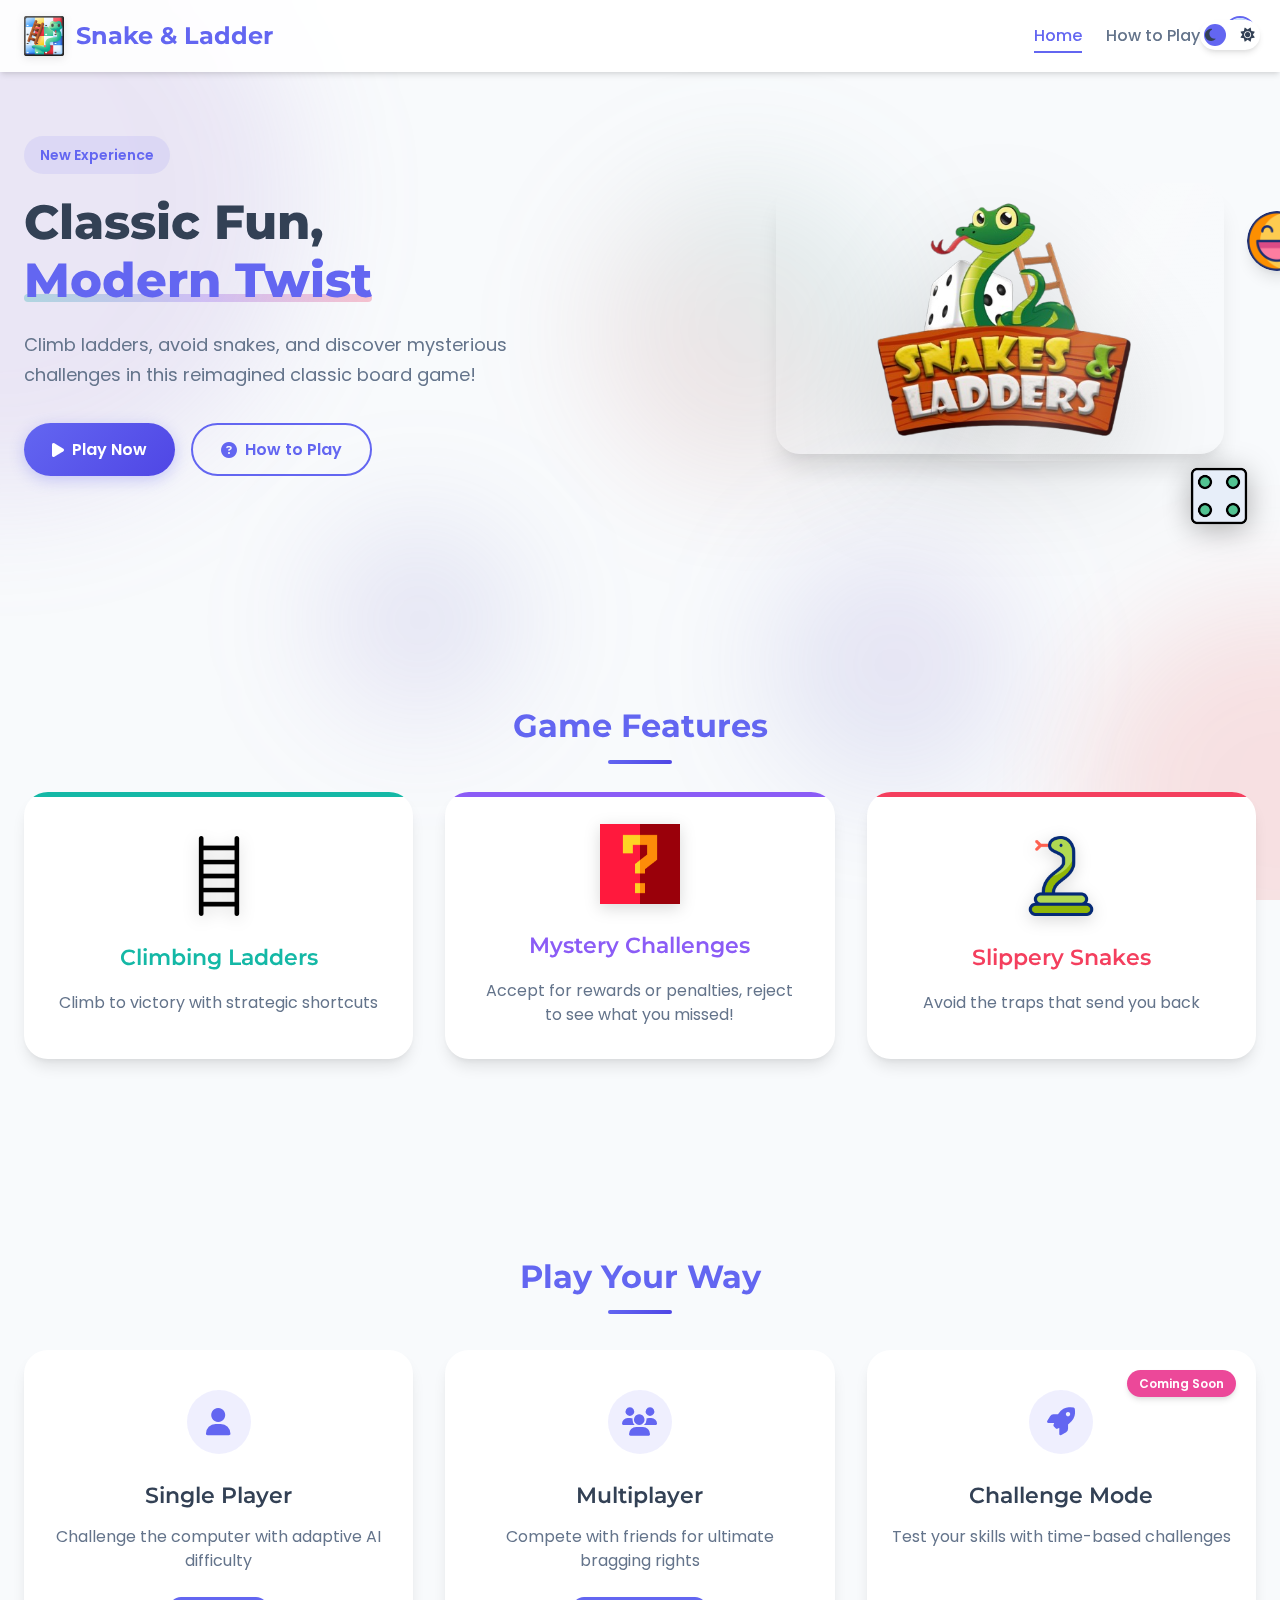
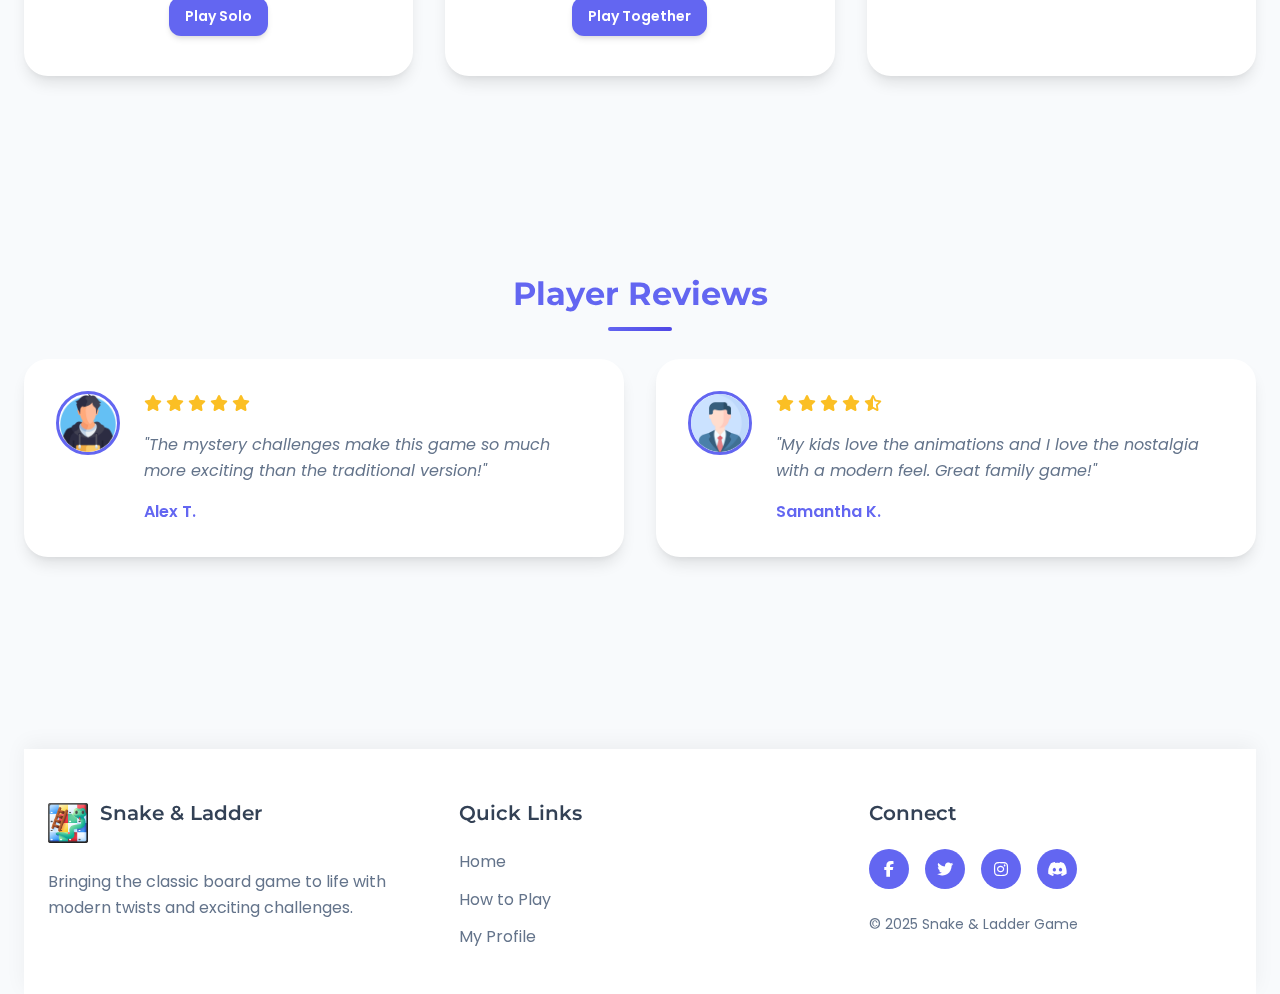
<file: index.html>
<!DOCTYPE html>
<html lang="en" data-theme="light">
<head>
    <meta charset="UTF-8">
    <meta name="viewport" content="width=device-width, initial-scale=1.0">
    <title>Snake and Ladder - Modern Board Game Experience</title>
    <link rel="stylesheet" href="css/landing.css">
    <link href="https://fonts.googleapis.com/css2?family=Poppins:wght@400;600;700&family=Montserrat:wght@400;600;800&display=swap" rel="stylesheet">
    <link rel="stylesheet" href="https://cdnjs.cloudflare.com/ajax/libs/font-awesome/6.4.0/css/all.min.css">
</head>
<body>
    <div class="theme-toggle">
        <i class="fas fa-moon"></i>
        <i class="fas fa-sun"></i>
        <div class="toggle-ball"></div>
    </div>

    <nav class="main-nav">
        <div class="nav-container">
            <div class="logo">
                <img src="assets/snake_and_ladder.png" alt="Snake and Ladder Logo">
                <h1>Snake & Ladder</h1>
            </div>
            <div class="nav-links">
                <a href="#" class="active">Home</a>
                <a href="how_to_play.html">How to Play</a>
                <a href="#" class="profile-link"><img src="assets/profile.png" alt="Profile" class="profile-icon"></a>
            </div>
            <button class="mobile-menu-btn">
                <i class="fas fa-bars"></i>
            </button>
        </div>
    </nav>

    <div class="container">
        <main>
            <div class="main-content">
                <section class="hero">
                    <div class="hero-content">
                        <span class="hero-badge">New Experience</span>
                        <h2>Classic Fun, <span class="highlight">Modern Twist</span></h2>
                        <p>Climb ladders, avoid snakes, and discover mysterious challenges in this reimagined classic board game!</p>
                        <div class="hero-buttons">
                            <a href="gamesetup.html" id="play-btn" class="btn primary-btn pulse-animation"><i class="fas fa-play"></i> Play Now</a>
                            <a href="how_to_play.html" id="how-to-play-btn" class="btn secondary-btn"><i class="fas fa-question-circle"></i> How to Play</a>
                        </div>
                    </div>
                    <div class="hero-image">
                        <div class="game-board-container">
                            <img src="assets/board.png" alt="Game Board" class="game-board">
                            <div class="dice-container">
                                <img src="assets/dice.png" alt="Dice" class="dice">
                            </div>
                            <div class="board-overlay"></div>
                        </div>
                        <div class="floating-emoji emoji-1">
                            <img src="assets/happy.png" alt="Happy">
                        </div>
                        <div class="floating-emoji emoji-2">
                            <img src="assets/emoji_surprised.png" alt="Surprised">
                        </div>
                        <div class="floating-emoji emoji-3">
                            <img src="assets/emoji_angry.png" alt="Angry">
                        </div>
                        <div class="floating-emoji emoji-4">
                            <img src="assets/emoji_sorry.png" alt="Sorry">
                        </div>
                    </div>
                </section>

                <section class="features">
                    <h2 class="section-title">Game Features</h2>
                    <div class="feature-cards">
                        <div class="feature-card ladder-card">
                            <div class="feature-icon">
                                <img src="assets/ladder.png" alt="Ladder">
                            </div>
                            <div class="card-content">
                                <h3>Climbing Ladders</h3>
                                <p>Climb to victory with strategic shortcuts</p>
                            </div>
                            <div class="card-effect ladder-effect">
                                <img src="assets/stairs.png" alt="Stairs Effect" class="effect-icon">
                            </div>
                        </div>
                        
                        <div class="feature-card mystery-card">
                            <div class="feature-icon">
                                <img src="assets/mystery.png" alt="Mystery">
                            </div>
                            <div class="card-content">
                                <h3>Mystery Challenges</h3>
                                <p>Accept for rewards or penalties, reject to see what you missed!</p>
                            </div>
                            <div class="card-effect mystery-effect">
                                <div class="mystery-choice">
                                    <span class="choice-yes">✓</span>
                                    <span class="choice-no">✗</span>
                                </div>
                            </div>
                        </div>
                        
                        <div class="feature-card snake-card">
                            <div class="feature-icon">
                                <img src="assets/snake.png" alt="Snake">
                            </div>
                            <div class="card-content">
                                <h3>Slippery Snakes</h3>
                                <p>Avoid the traps that send you back</p>
                            </div>
                            <div class="card-effect snake-effect">
                                <img src="assets/king_cobra.png" alt="Snake Effect" class="effect-icon">
                            </div>
                        </div>
                    </div>
                </section>
                
                <section class="game-modes-section">
                    <h2 class="section-title">Play Your Way</h2>
                    <div class="mode-cards">
                        <div class="mode-card">
                            <div class="mode-icon">
                                <i class="fas fa-user"></i>
                            </div>
                            <h3>Single Player</h3>
                            <p>Challenge the computer with adaptive AI difficulty</p>
                            <a href="#" class="btn mode-btn">Play Solo</a>
                        </div>
                        <div class="mode-card">
                            <div class="mode-icon">
                                <i class="fas fa-users"></i>
                            </div>
                            <h3>Multiplayer</h3>
                            <p>Compete with friends for ultimate bragging rights</p>
                            <a href="#" class="btn mode-btn">Play Together</a>
                        </div>
                        <div class="mode-card">
                            <div class="mode-icon">
                                <i class="fas fa-rocket"></i>
                            </div>
                            <h3>Challenge Mode</h3>
                            <p>Test your skills with time-based challenges</p>
                            <span class="coming-soon-badge">Coming Soon</span>
                        </div>
                    </div>
                </section>
                
                <section class="testimonials">
                    <h2 class="section-title">Player Reviews</h2>
                    <div class="testimonial-cards">
                        <div class="testimonial-card">
                            <div class="testimonial-avatar">
                                <img src="assets/boy_avatar_1.png" alt="Player 1">
                            </div>
                            <div class="testimonial-content">
                                <div class="testimonial-rating">
                                    <i class="fas fa-star"></i>
                                    <i class="fas fa-star"></i>
                                    <i class="fas fa-star"></i>
                                    <i class="fas fa-star"></i>
                                    <i class="fas fa-star"></i>
                                </div>
                                <p>"The mystery challenges make this game so much more exciting than the traditional version!"</p>
                                <h4>Alex T.</h4>
                            </div>
                        </div>
                        <div class="testimonial-card">
                            <div class="testimonial-avatar">
                                <img src="assets/profile.png" alt="Player 2">
                            </div>
                            <div class="testimonial-content">
                                <div class="testimonial-rating">
                                    <i class="fas fa-star"></i>
                                    <i class="fas fa-star"></i>
                                    <i class="fas fa-star"></i>
                                    <i class="fas fa-star"></i>
                                    <i class="fas fa-star-half-alt"></i>
                                </div>
                                <p>"My kids love the animations and I love the nostalgia with a modern feel. Great family game!"</p>
                                <h4>Samantha K.</h4>
                            </div>
                        </div>
                    </div>
                </section>
            </div>
        </main>

        <footer>
            <div class="footer-container">
                <div class="footer-row">
                    <div class="footer-col">
                        <div class="footer-logo">
                            <img src="assets/snake_and_ladder.png" alt="Logo">
                            <h3>Snake & Ladder</h3>
                        </div>
                        <p>Bringing the classic board game to life with modern twists and exciting challenges.</p>
                    </div>
                    <div class="footer-col">
                        <h3>Quick Links</h3>
                        <ul class="footer-links">
                            <li><a href="#">Home</a></li>
                            <li><a href="how_to_play.html">How to Play</a></li>
                            <li><a href="#">My Profile</a></li>
                        </ul>
                    </div>
                    <div class="footer-col">
                        <h3>Connect</h3>
                        <div class="social-links">
                            <a href="#"><i class="fab fa-facebook-f"></i></a>
                            <a href="#"><i class="fab fa-twitter"></i></a>
                            <a href="#"><i class="fab fa-instagram"></i></a>
                            <a href="#"><i class="fab fa-discord"></i></a>
                        </div>
                        <p class="copyright">© 2025 Snake & Ladder Game</p>
                    </div>
                </div>
            </div>
        </footer>
    </div>

    <!-- Game Mode Selection Modal -->
    <div id="game-modal" class="modal">
        <div class="modal-content">
            <span class="close-btn"><i class="fas fa-times"></i></span>
            <h2>Select Game Mode</h2>
            <div class="game-modes">
                <div class="game-mode">
                    <i class="fas fa-user game-icon"></i>
                    <h3>Single Player</h3>
                    <p>Play against the computer</p>
                    <button class="btn mode-btn" data-mode="single">Select</button>
                </div>
                <div class="game-mode">
                    <i class="fas fa-users game-icon"></i>
                    <h3>Multiplayer</h3>
                    <p>Play with friends (2-4 players)</p>
                    <button class="btn mode-btn" data-mode="multi">Select</button>
                </div>
            </div>

            <div class="game-difficulty">
                <h3>Difficulty Level</h3>
                <div class="difficulty-options">
                    <div class="difficulty-option" data-difficulty="easy">
                        <span class="difficulty-icon">🙂</span>
                        <span>Easy</span>
                    </div>
                    <div class="difficulty-option" data-difficulty="medium">
                        <span class="difficulty-icon">😐</span>
                        <span>Medium</span>
                    </div>
                    <div class="difficulty-option" data-difficulty="hard">
                        <span class="difficulty-icon">😈</span>
                        <span>Hard</span>
                    </div>
                </div>
            </div>

            <div class="avatars">
                <h3>Choose Your Avatar</h3>
                <div class="avatar-selection">
                    <img src="assets/boy_avatar_1.png" alt="Avatar 1" class="avatar-option" data-avatar="1">
                    <img src="assets/boy_avatar_2.png" alt="Avatar 2" class="avatar-option" data-avatar="2">
                    <img src="assets/profile.png" alt="Avatar 3" class="avatar-option" data-avatar="3">
                    <img src="assets/human.png" alt="Avatar 4" class="avatar-option" data-avatar="4">
                </div>
            </div>
            
            <div class="modal-footer">
                <button id="start-game-btn" class="btn primary-btn">Start Game</button>
            </div>
        </div>
    </div>
    
    <!-- How to Play Modal -->
    <div id="how-to-play-modal" class="modal">
        <div class="modal-content">
            <span class="close-btn"><i class="fas fa-times"></i></span>
            <h2>How to Play</h2>
            <div class="instructions">
                <div class="instruction-step">
                    <div class="step-number">1</div>
                    <div class="step-content">
                        <h3>Roll the Dice</h3>
                        <p>Click on the dice to roll and move your piece forward</p>
                    </div>
                </div>
                <div class="instruction-step">
                    <div class="step-number">2</div>
                    <div class="step-content">
                        <h3>Climb Ladders</h3>
                        <p>Land on a ladder to climb up and advance quickly</p>
                    </div>
                </div>
                <div class="instruction-step">
                    <div class="step-number">3</div>
                    <div class="step-content">
                        <h3>Avoid Snakes</h3>
                        <p>Land on a snake head and you'll slide down to its tail</p>
                    </div>
                </div>
                <div class="instruction-step">
                    <div class="step-number">4</div>
                    <div class="step-content">
                        <h3>Mystery Challenges</h3>
                        <p>Accept or reject mystery challenges for bonuses or penalties</p>
                    </div>
                </div>
                <div class="instruction-step">
                    <div class="step-number">5</div>
                    <div class="step-content">
                        <h3>Win the Game</h3>
                        <p>Be the first player to reach square 100 to win!</p>
                    </div>
                </div>
            </div>
            <div class="modal-footer">
                <button class="btn primary-btn close-modal-btn">Got It!</button>
            </div>
        </div>
    </div>

    <div class="animated-background">
        <div class="shape shape1"></div>
        <div class="shape shape2"></div>
        <div class="shape shape3"></div>
        <div class="shape shape4"></div>
        <div class="shape shape5"></div>
    </div>

    <script src="js/landing.js"></script>
</body>
</html>
</file>
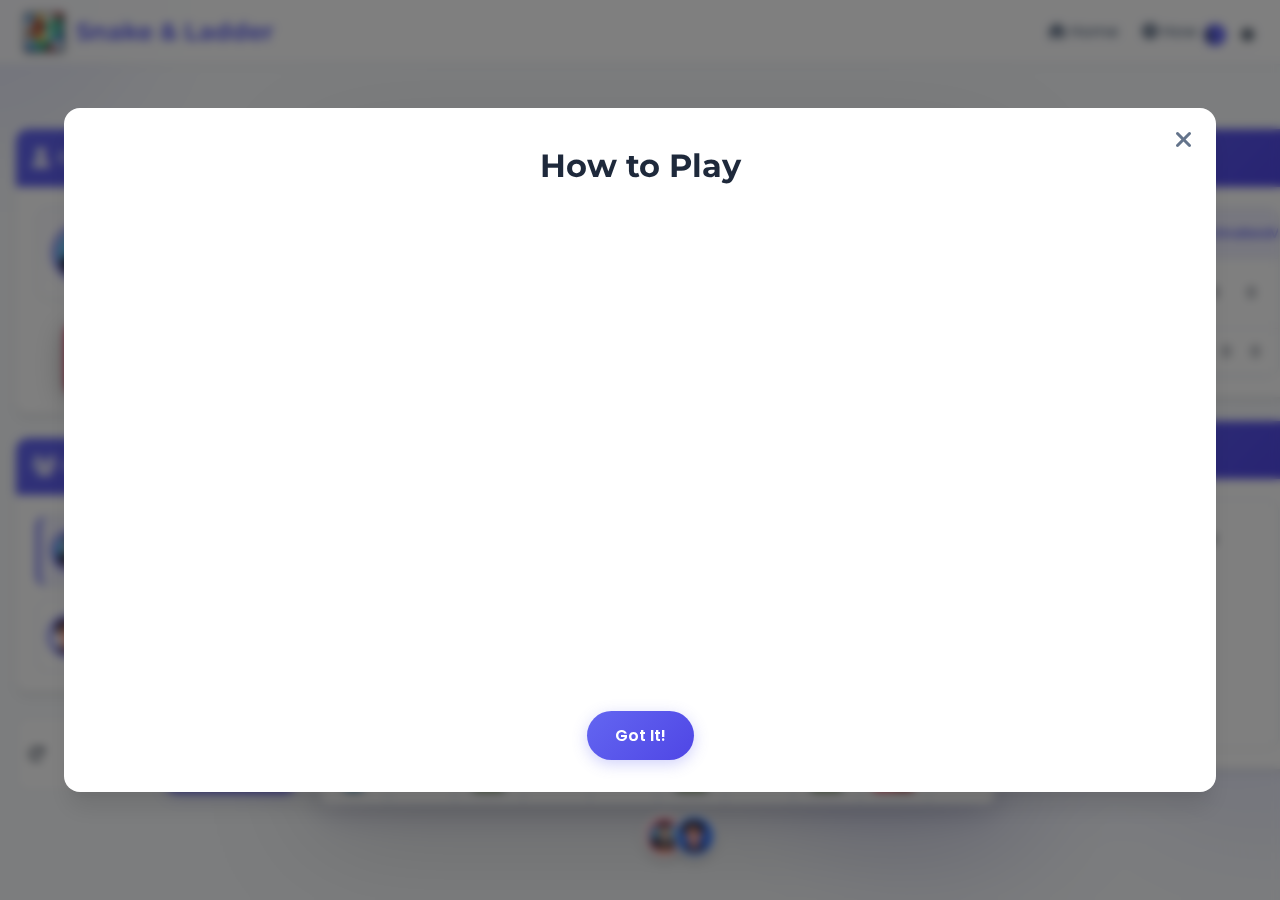
<file: gameboard.html>
<!DOCTYPE html>
<html lang="en" data-theme="light">
<head>
    <meta charset="UTF-8">
    <meta name="viewport" content="width=device-width, initial-scale=1.0">
    <title>Snake and Ladder - Game Board</title>
    <link rel="stylesheet" href="css/landing.css">
    <link rel="stylesheet" href="css/gameboard.css">
    <link href="https://fonts.googleapis.com/css2?family=Poppins:wght@400;500;600;700&family=Montserrat:wght@400;500;600;700;800&display=swap" rel="stylesheet">
    <link rel="stylesheet" href="https://cdnjs.cloudflare.com/ajax/libs/font-awesome/6.4.0/css/all.min.css">
</head>
<body>
    <div class="theme-toggle">
        <i class="fas fa-moon"></i>
        <i class="fas fa-sun"></i>
        <div class="toggle-ball"></div>
    </div>

    <nav class="main-nav">
        <div class="nav-container">
            <div class="logo">
                <img src="assets/snake_and_ladder.png" alt="Snake and Ladder Logo">
                <h1>Snake & Ladder</h1>
            </div>
            <div class="nav-links">
                <a href="index.html"><i class="fas fa-home"></i> Home</a>
                <a href="how_to_play.html"><i class="fas fa-question-circle"></i> How to Play</a>
            </div>
        </div>
    </nav>

    <div class="container">
        <main>
            <div class="game-container">
                <!-- Left Panel: Game Information -->
                <div class="game-info-panel">
                    <!-- Current Player Section -->
                    <div class="panel current-player-section">
                        <div class="panel-header">
                            <i class="fas fa-user"></i> Current Player
                        </div>
                        <div class="panel-body">
                            <div class="current-player">
                                <div class="player-avatar">
                                    <img src="assets/boy_avatar_1.png" alt="Current Player" id="currentPlayerAvatar">
                                </div>
                                <div class="player-info">
                                    <h4 id="currentPlayerName">Player 1</h4>
                                    <span class="player-position" id="currentPlayerPosition">Position: 1</span>
                                </div>
                            </div>
                            
                            <!-- Dice and Roll Button -->
                            <div class="dice-section">
                                <div class="dice-container">
                                    <img src="assets/dice_face_1.png" alt="Dice" id="dice" class="dice">
                                    <button id="rollDiceBtn" class="btn primary-btn roll-dice-btn">
                                        <i class="fas fa-dice"></i> Roll Dice
                                    </button>
                                </div>
                            </div>
                        </div>
                    </div>
                    
                    <!-- Players List Section -->
                    <div class="panel players-section">
                        <div class="panel-header">
                            <i class="fas fa-users"></i> Players
                        </div>
                        <div class="panel-body">
                            <div id="playersContainer" class="players-container">
                                <!-- Players will be dynamically added here -->
                            </div>
                        </div>
                    </div>
                    
                    <!-- Game Controls -->
                    <div class="game-controls">
                        <button id="newGameBtn" class="btn secondary-btn">
                            <i class="fas fa-redo"></i> New Game
                        </button>
                        <button id="homeBtn" class="btn primary-btn">
                            <i class="fas fa-home"></i> Home
                        </button>
                    </div>
                </div>
                
                <!-- Center: Game Board -->
                <div class="board-container">
                    <div class="game-board" id="gameBoard">
                        <!-- Game board will be dynamically generated -->
                    </div>
                    <!-- Player tokens will be positioned absolutely over the board -->
                    <div class="tokens-container" id="tokensContainer">
                        <!-- Player tokens will be dynamically added here -->
                    </div>
                </div>
                
                <!-- Right Panel: Game Stats -->
                <div class="game-stats-panel">
                    <!-- Scorecard Section -->
                    <div class="panel scorecard-section">
                        <div class="panel-header">
                            <i class="fas fa-chart-bar"></i> Scorecard
                        </div>
                        <div class="panel-body">
                            <div class="scorecard">
                                <div class="scorecard-table">
                                    <div class="scorecard-header">
                                        <div class="header-cell">Player</div>
                                        <div class="header-cell">Position</div>
                                        <div class="header-cell">Ladders</div>
                                        <div class="header-cell">Snakes</div>
                                        <div class="header-cell">Mystery</div>
                                    </div>
                                    <div id="scorecardBody" class="scorecard-body">
                                        <!-- Scorecard rows will be dynamically added here -->
                                    </div>
                                </div>
                            </div>
                        </div>
                    </div>
                    
                    <!-- Game Log Section -->
                    <div class="panel game-log-section">
                        <div class="panel-header">
                            <i class="fas fa-list"></i> Game Log
                        </div>
                        <div class="panel-body">
                            <div id="gameLog" class="game-log">
                                <!-- Game events will be logged here -->
                                <div class="log-entry">Game started! Good luck!</div>
                            </div>
                        </div>
                    </div>
                </div>
            </div>
        </main>
    </div>
    
    <!-- Game Elements Legend Modal -->
    <div id="legendModal" class="modal">
        <div class="modal-content">
            <span class="close-btn"><i class="fas fa-times"></i></span>
            <h2>Game Elements</h2>
            <div class="legend-items">
                <div class="legend-item">
                    <div class="legend-icon">
                        <img src="assets/ladder.png" alt="Ladder">
                    </div>
                    <div class="legend-info">
                        <h3>Ladders</h3>
                        <p>Climb up to advance quickly when you land on a ladder base.</p>
                    </div>
                </div>
                <div class="legend-item">
                    <div class="legend-icon">
                        <img src="assets/snake.png" alt="Snake">
                    </div>
                    <div class="legend-info">
                        <h3>Snakes</h3>
                        <p>Slide down when you land on a snake head.</p>
                    </div>
                </div>
                <div class="legend-item">
                    <div class="legend-icon">
                        <img src="assets/mystery.png" alt="Mystery">
                    </div>
                    <div class="legend-info">
                        <h3>Mystery Challenges</h3>
                        <p>Land on a mystery square for a special challenge that could help or hinder your progress.</p>
                    </div>
                </div>
            </div>
        </div>
    </div>
    
    <!-- Tutorial Modal -->
    <div id="tutorialModal" class="modal">
        <div class="modal-content">
            <span class="close-btn"><i class="fas fa-times"></i></span>
            <h2>How to Play</h2>
            <div class="instructions">
                <div class="instruction-step">
                    <div class="step-number">1</div>
                    <div class="step-content">
                        <h3>Take Turns</h3>
                        <p>Players take turns rolling the dice and moving their token</p>
                    </div>
                </div>
                <div class="instruction-step">
                    <div class="step-number">2</div>
                    <div class="step-content">
                        <h3>Roll to Start</h3>
                        <p>Roll a 1 to unlock your token and start moving</p>
                    </div>
                </div>
                <div class="instruction-step">
                    <div class="step-number">3</div>
                    <div class="step-content">
                        <h3>Climb Ladders</h3>
                        <p>Land on a ladder to climb up and advance quickly</p>
                    </div>
                </div>
                <div class="instruction-step">
                    <div class="step-number">4</div>
                    <div class="step-content">
                        <h3>Avoid Snakes</h3>
                        <p>Land on a snake head and you'll slide down to its tail</p>
                    </div>
                </div>
                <div class="instruction-step">
                    <div class="step-number">5</div>
                    <div class="step-content">
                        <h3>Mystery Challenges</h3>
                        <p>Land on a mystery square for a special challenge</p>
                    </div>
                </div>
                <div class="instruction-step">
                    <div class="step-number">6</div>
                    <div class="step-content">
                        <h3>Win the Game</h3>
                        <p>Be the first player to reach square 100 to win!</p>
                    </div>
                </div>
            </div>
            <div class="modal-footer">
                <button class="btn primary-btn close-modal-btn">Got It!</button>
            </div>
        </div>
    </div>
    
    <!-- Winner Modal -->
    <div id="winnerModal" class="modal">
        <div class="modal-content winner-modal-content">
            <span class="close-btn"><i class="fas fa-times"></i></span>
            <div class="winner-header">
                <img src="assets/party.png" alt="Celebration" class="winner-icon">
                <h2>Congratulations!</h2>
                <img src="assets/party.png" alt="Celebration" class="winner-icon">
            </div>
            <div class="winner-info">
                <div class="winner-avatar">
                    <img id="winnerAvatar" src="assets/boy_avatar_1.png" alt="Winner Avatar">
                </div>
                <h3 id="winnerName">Player 1</h3>
                <p>has won the game!</p>
            </div>
            
            <div class="game-stats">
                <h3>Game Statistics</h3>
                <div class="stats-container">
                    <div class="stat-item">
                        <div class="stat-icon"><i class="fas fa-dice"></i></div>
                        <div class="stat-value" id="totalRolls">24</div>
                        <div class="stat-label">Total Rolls</div>
                    </div>
                    <div class="stat-item">
                        <div class="stat-icon"><img src="assets/ladder.png" alt="Ladder" class="stat-img"></div>
                        <div class="stat-value" id="laddersClimbed">3</div>
                        <div class="stat-label">Ladders Climbed</div>
                    </div>
                    <div class="stat-item">
                        <div class="stat-icon"><img src="assets/snake.png" alt="Snake" class="stat-img"></div>
                        <div class="stat-value" id="snakesBitten">2</div>
                        <div class="stat-label">Snake Bites</div>
                    </div>
                    <div class="stat-item">
                        <div class="stat-icon"><img src="assets/mystery.png" alt="Mystery" class="stat-img"></div>
                        <div class="stat-value" id="mysteriesSolved">1</div>
                        <div class="stat-label">Mysteries Solved</div>
                    </div>
                    <div class="stat-item luck-factor">
                        <div class="stat-icon"><i class="fas fa-star"></i></div>
                        <div class="stat-value" id="luckFactor">74%</div>
                        <div class="stat-label">Luck Factor</div>
                    </div>
                </div>
            </div>
            
            <div class="modal-footer">
                <button id="playAgainBtn" class="btn secondary-btn"><i class="fas fa-redo"></i> Play Again</button>
                <button id="returnHomeBtn" class="btn primary-btn"><i class="fas fa-home"></i> Return Home</button>
            </div>
        </div>
    </div>
    
    <!-- Mystery Challenge Modal -->
    <div id="mysteryModal" class="modal">
        <div class="modal-content mystery-modal-content">
            <span class="close-btn"><i class="fas fa-times"></i></span>
            <div class="mystery-header">
                <img src="assets/mystery.png" alt="Mystery" class="mystery-icon">
                <h2>Mystery Challenge!</h2>
            </div>
            <div class="mystery-content">
                <p id="mysteryDescription">You've landed on a mystery square! Accept this challenge?</p>
            </div>
            <div class="mystery-choices">
                <button id="acceptMysteryBtn" class="btn primary-btn"><i class="fas fa-check"></i> Accept</button>
                <button id="declineMysteryBtn" class="btn secondary-btn"><i class="fas fa-times"></i> Decline</button>
            </div>
        </div>
    </div>

    <div class="animated-background">
        <div class="shape shape1"></div>
        <div class="shape shape2"></div>
        <div class="shape shape3"></div>
        <div class="shape shape4"></div>
        <div class="shape shape5"></div>
    </div>

    <script src="js/gameboard.js"></script>
</body>
</html>
</file>
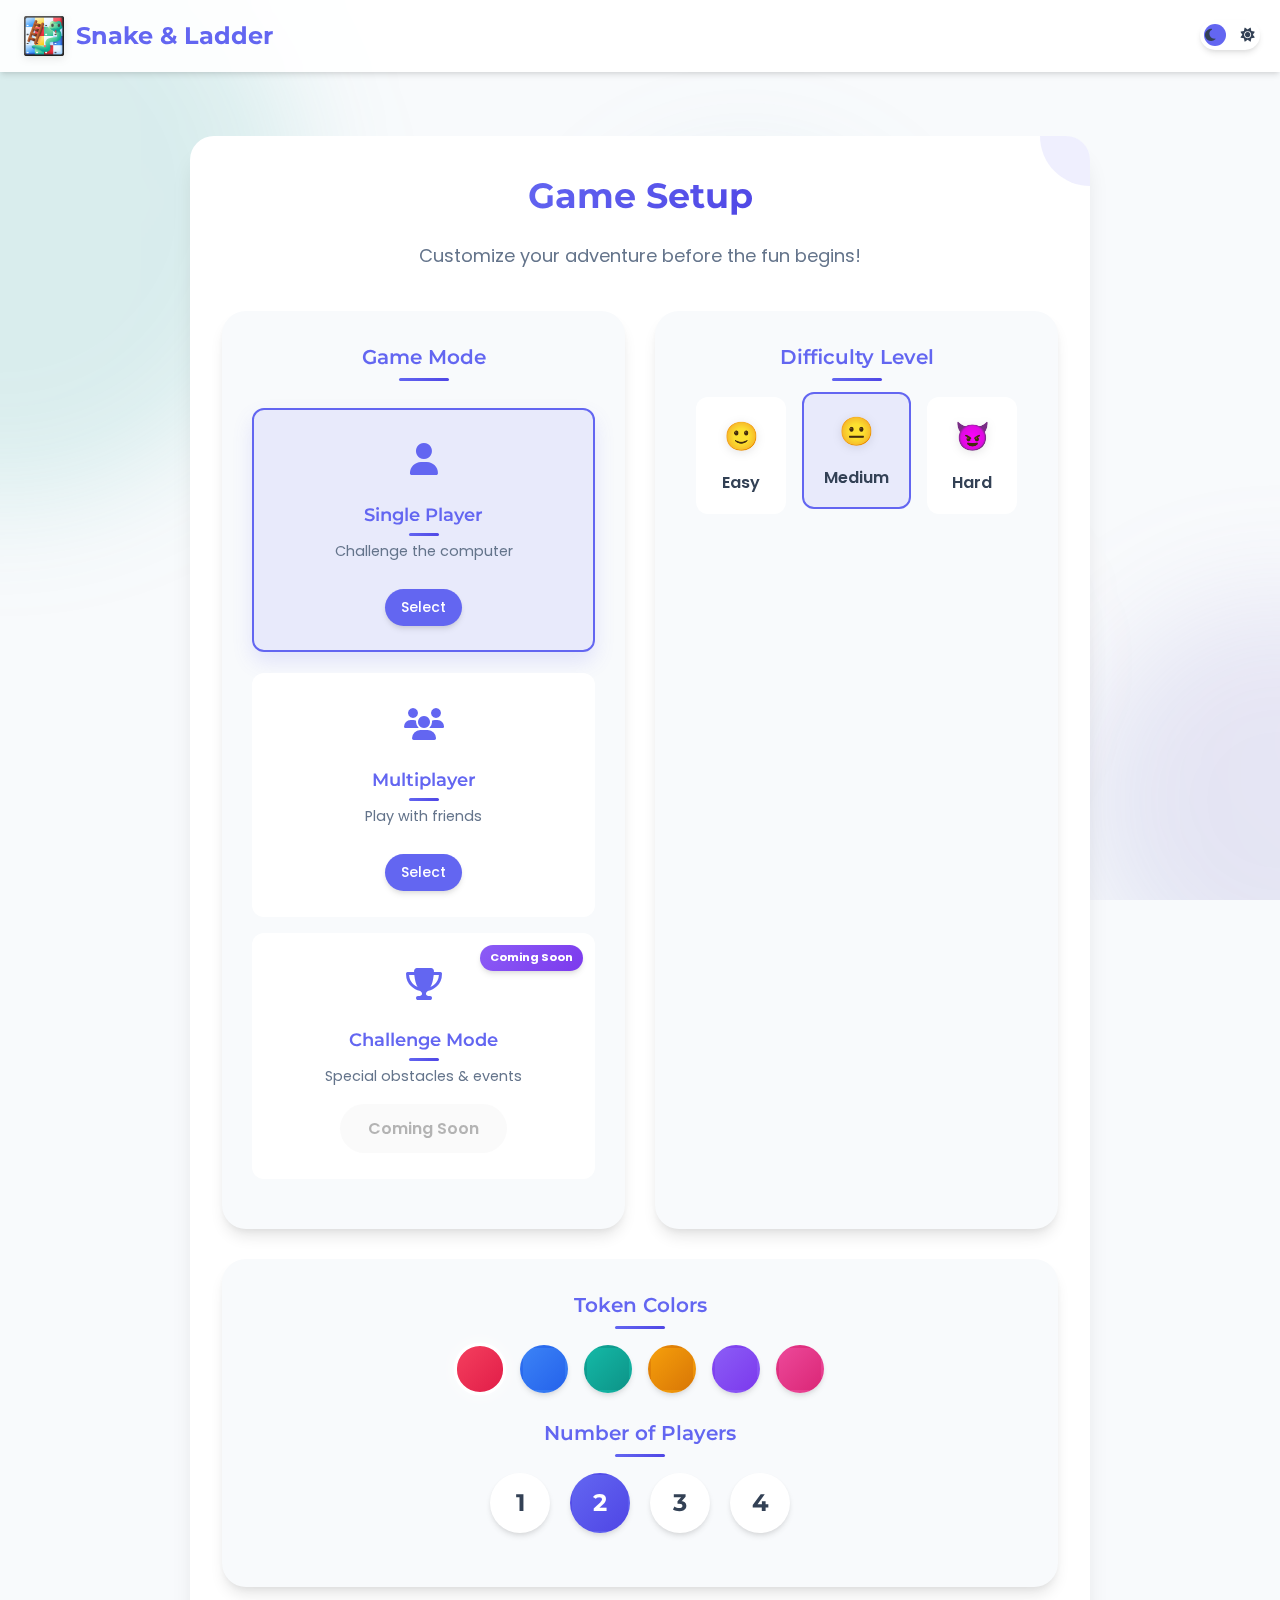
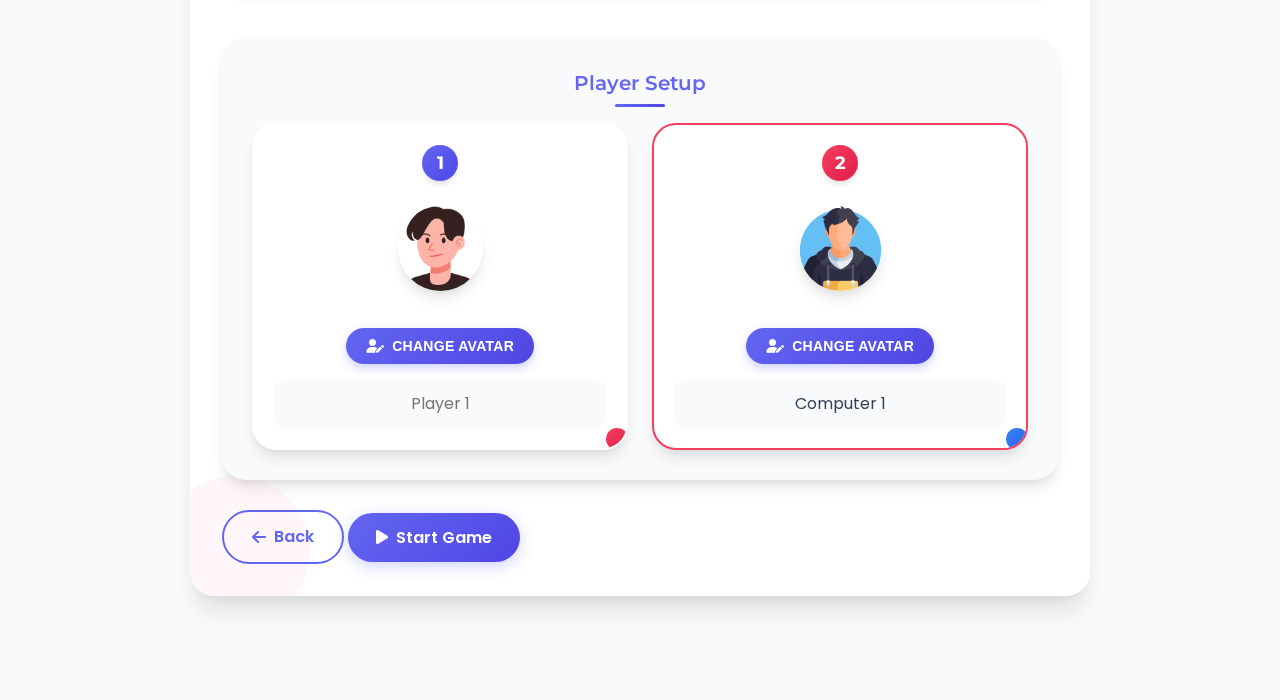
<file: gamesetup.html>
<!DOCTYPE html>
<html lang="en" data-theme="light">
<head>
    <meta charset="UTF-8">
    <meta name="viewport" content="width=device-width, initial-scale=1.0">
    <title>Snake and Ladder - Game Setup</title>
    <link rel="stylesheet" href="css/landing.css">
    <link href="https://fonts.googleapis.com/css2?family=Poppins:wght@400;600;700&family=Montserrat:wght@400;600;800&display=swap" rel="stylesheet">
    <link rel="stylesheet" href="https://cdnjs.cloudflare.com/ajax/libs/font-awesome/6.4.0/css/all.min.css">
    <style>
        /* Additional styles specific to game setup */
        :root {
            --primary-color: #6366f1;
            --secondary-color: #ec4899;
            --snake-color: #f43f5e;
            --ladder-color: #14b8a6;
            --mystery-color: #8b5cf6;
            
            /* Player token colors */
            --player1-color: var(--snake-color);
            --player2-color: #3b82f6;
            --player3-color: var(--ladder-color);
            --player4-color: #f59e0b;
            
            /* Gradients */
            --gradient-primary: linear-gradient(135deg, #6366f1, #4f46e5);
            --gradient-secondary: linear-gradient(135deg, #ec4899, #db2777);
            --gradient-red: linear-gradient(135deg, #f43f5e, #e11d48);
            --gradient-blue: linear-gradient(135deg, #3b82f6, #2563eb);
            --gradient-green: linear-gradient(135deg, #14b8a6, #0d9488);
            --gradient-yellow: linear-gradient(135deg, #f59e0b, #d97706);
            --gradient-purple: linear-gradient(135deg, #8b5cf6, #7c3aed);
            --gradient-pink: linear-gradient(135deg, #ec4899, #db2777);
        }
        
        body {
            overflow-y: auto;
            max-height: none;
            background-attachment: fixed;
        }
        
        .container {
            height: auto;
            overflow-y: visible;
            padding-bottom: 2.5rem;
        }
        
        /* Main Navigation */
        .main-nav {
            padding: 1rem 0;
            background: rgba(255, 255, 255, 0.9);
            backdrop-filter: blur(10px);
            position: sticky;
            top: 0;
            z-index: 90;
            margin-bottom: 2rem;
            box-shadow: var(--shadow-sm);
            transition: all var(--transition-normal);
        }
        
        [data-theme="dark"] .main-nav {
            background: rgba(30, 41, 59, 0.9);
        }
        
        .nav-container {
            display: flex;
            justify-content: space-between;
            align-items: center;
            max-width: 1280px;
            margin: 0 auto;
            padding: 0 1.5rem;
        }
        
        /* Setup Container */
        .setup-container {
            max-width: 900px;
            margin: 0 auto;
            padding: 2rem;
            background: var(--card-light);
            border-radius: var(--border-radius-lg);
            box-shadow: var(--shadow-lg);
            position: relative;
            overflow: hidden;
            animation: fadeIn 0.8s ease-out;
        }
        
        [data-theme="dark"] .setup-container {
            background: var(--card-dark);
        }
        
        .setup-container::before {
            content: '';
            position: absolute;
            top: -3.125rem;
            right: -3.125rem;
            width: 6.25rem;
            height: 6.25rem;
            background: var(--primary-color);
            opacity: 0.1;
            border-radius: 50%;
            z-index: 0;
        }
        
        .setup-container::after {
            content: '';
            position: absolute;
            bottom: -1.875rem;
            left: -1.875rem;
            width: 9.375rem;
            height: 9.375rem;
            background: var(--secondary-color);
            opacity: 0.05;
            border-radius: 50%;
            z-index: 0;
        }
        
        .setup-header {
            text-align: center;
            margin-bottom: 2.5rem;
            position: relative;
            z-index: 1;
        }
        
        .setup-header h2 {
            font-size: 2.2rem;
            margin-bottom: 0.625rem;
            background: var(--gradient-primary);
            -webkit-background-clip: text;
            background-clip: text;
            color: transparent;
            display: inline-block;
            font-family: 'Montserrat', sans-serif;
            font-weight: 700;
        }
        
        .setup-header p {
            color: var(--text-light-muted);
            font-size: 1.125rem;
            margin-top: 0.5rem;
        }
        
        [data-theme="dark"] .setup-header p {
            color: var(--text-dark-muted);
        }
        
        /* Setup Content Grid */
        .setup-content {
            display: grid;
            grid-template-columns: 1fr 1fr;
            gap: 1.875rem;
            position: relative;
            z-index: 1;
        }
        
        /* Setup Sections */
        .setup-section {
            background: var(--bg-light);
            border-radius: var(--border-radius-lg);
            padding: 1.875rem;
            box-shadow: var(--shadow-md);
            transition: all 0.4s cubic-bezier(0.175, 0.885, 0.32, 1.275);
            position: relative;
            overflow: hidden;
        }
        
        [data-theme="dark"] .setup-section {
            background: var(--bg-dark);
        }
        
        .setup-section:hover {
            transform: translateY(-0.5rem);
            box-shadow: var(--shadow-lg);
        }
        
        .setup-section h3 {
            color: var(--primary-color);
            font-size: 1.25rem;
            margin-bottom: 1.5rem;
            text-align: center;
            position: relative;
            font-family: 'Montserrat', sans-serif;
            font-weight: 600;
        }
        
        .setup-section h3::after {
            content: '';
            position: absolute;
            bottom: -0.5rem;
            left: 50%;
            transform: translateX(-50%);
            width: 3.125rem;
            height: 0.1875rem;
            background: var(--gradient-primary);
            border-radius: 0.1875rem;
        }
        
        /* Game mode styles */
        .game-modes {
            display: flex;
            gap: 1rem;
            margin-bottom: 1.25rem;
        }
        
        .game-mode {
            flex: 1;
            background: var(--card-light);
            border-radius: var(--border-radius-md);
            padding: 1.5rem 1.25rem;
            text-align: center;
            border: 2px solid transparent;
            transition: all 0.4s cubic-bezier(0.175, 0.885, 0.32, 1.275);
            cursor: pointer;
            position: relative;
            overflow: hidden;
            min-height: 11.25rem;
        }
        
        [data-theme="dark"] .game-mode {
            background: var(--card-dark);
        }
        
        .game-mode::before {
            content: '';
            position: absolute;
            top: 0;
            left: 0;
            width: 100%;
            height: 100%;
            background: linear-gradient(135deg, rgba(99, 102, 241, 0.1), rgba(99, 102, 241, 0));
            opacity: 0;
            transition: opacity 0.3s ease;
            z-index: 0;
        }
        
        .game-mode:hover::before {
            opacity: 1;
        }
        
        .game-mode.selected {
            border-color: var(--primary-color);
            transform: translateY(-0.3125rem);
            box-shadow: 0 0.625rem 1.25rem rgba(99, 102, 241, 0.15);
        }
        
        .game-icon {
            font-size: 2rem;
            color: var(--primary-color);
            margin-bottom: 1rem;
            position: relative;
            z-index: 1;
            transition: transform 0.3s ease;
        }
        
        .game-mode:hover .game-icon {
            transform: scale(1.2);
        }
        
        .game-mode h3 {
            font-size: 1.125rem;
            margin-bottom: 0.625rem;
            color: var(--primary-color);
            position: relative;
            z-index: 1;
        }
        
        .game-mode h3::after {
            width: 1.875rem;
            bottom: -0.375rem;
        }
        
        .game-mode p {
            color: var(--text-light-muted);
            font-size: 0.9rem;
            margin-bottom: 1rem;
            position: relative;
            z-index: 1;
        }
        
        [data-theme="dark"] .game-mode p {
            color: var(--text-dark-muted);
        }
        
        .mode-btn {
            position: relative;
            z-index: 1;
            margin-top: 0.625rem;
            background: var(--primary-color);
            color: white;
            padding: 0.5rem 1rem;
            border-radius: var(--border-radius-full);
            border: none;
            font-family: 'Poppins', sans-serif;
            font-weight: 500;
            font-size: 0.875rem;
            cursor: pointer;
            transition: all var(--transition-normal);
            box-shadow: var(--shadow-sm);
        }
        
        .mode-btn:hover {
            transform: translateY(-0.1875rem);
            box-shadow: var(--shadow-md);
        }
        
        /* Challenge mode style */
        .challenge-mode {
            position: relative;
        }
        
        .coming-soon-badge {
            position: absolute;
            top: 10px;
            right: 10px;
            background: var(--gradient-purple);
            color: white;
            padding: 4px 10px;
            border-radius: 20px;
            font-size: 0.7rem;
            font-weight: bold;
            z-index: 2;
            box-shadow: var(--shadow-sm);
        }
        
        /* Player count styles */
        .player-count-options {
            display: flex;
            justify-content: center;
            gap: 1.25rem;
            margin: 1.5rem 0;
        }
        
        .player-count-option {
            width: 3.75rem;
            height: 3.75rem;
            display: flex;
            align-items: center;
            justify-content: center;
            border-radius: 50%;
            background: var(--card-light);
            border: 2px solid transparent;
            font-size: 1.5rem;
            font-weight: bold;
            color: var(--text-light);
            cursor: pointer;
            transition: all 0.4s cubic-bezier(0.175, 0.885, 0.32, 1.275);
            box-shadow: var(--shadow-sm);
            font-family: 'Montserrat', sans-serif;
        }
        
        [data-theme="dark"] .player-count-option {
            background: var(--card-dark);
            color: var(--text-dark);
        }
        
        .player-count-option:hover {
            transform: scale(1.1) translateY(-0.3125rem);
            border-color: var(--primary-color);
            color: var(--primary-color);
            box-shadow: var(--shadow-md);
        }
        
        .player-count-option.selected {
            background: var(--gradient-primary);
            color: white;
            border-color: transparent;
        }
        
        .player-count-option.disabled {
            opacity: 0.5;
            cursor: not-allowed;
            pointer-events: none;
        }
        
        /* Token color styles */
        .color-options {
            display: flex;
            flex-wrap: wrap;
            justify-content: center;
            gap: 1rem;
            margin: 1.5rem 0;
        }
        
        .color-option {
            width: 3rem;
            height: 3rem;
            border-radius: 50%;
            border: 3px solid transparent;
            cursor: pointer;
            transition: all 0.4s cubic-bezier(0.175, 0.885, 0.32, 1.275);
            position: relative;
            box-shadow: var(--shadow-sm);
        }
        
        .color-option:hover {
            transform: scale(1.15) rotate(10deg);
            border-color: white;
            box-shadow: 0 0 0.9375rem rgba(255, 255, 255, 0.5);
        }
        
        .color-option.selected {
            border-color: white;
            box-shadow: 0 0 1.25rem rgba(255, 255, 255, 0.7);
            transform: scale(1.1);
        }
        
        .color-option .color-player-label {
            position: absolute;
            top: -0.5rem;
            right: -0.5rem;
            width: 1.25rem;
            height: 1.25rem;
            border-radius: 50%;
            background: var(--primary-color);
            color: white;
            display: flex;
            align-items: center;
            justify-content: center;
            font-size: 0.75rem;
            font-weight: bold;
            box-shadow: var(--shadow-sm);
        }
        
        .color-red { background: var(--gradient-red); }
        .color-blue { background: var(--gradient-blue); }
        .color-green { background: var(--gradient-green); }
        .color-yellow { background: var(--gradient-yellow); }
        .color-purple { background: var(--gradient-purple); }
        .color-pink { background: var(--gradient-pink); }
        
        /* Player setup section */
        .players-setup {
            grid-column: 1 / span 2;
            margin-top: 1.25rem;
        }
        /* Reorder sections for desktop */
        @media (min-width: 768px) {
            .setup-content {
                display: grid;
                grid-template-areas: 
                    "game-mode difficulty"
                    "token-colors token-colors"
                    "players-setup players-setup";
            }
            
            .game-mode-section {
                grid-area: game-mode;
            }
            
            .difficulty-section {
                grid-area: difficulty;
            }
            
            .token-colors-section {
                grid-area: token-colors;
            }
            
            .players-setup {
                grid-area: players-setup;
            }
        }
        
        .player-slots {
            display: grid;
            grid-template-columns: repeat(auto-fit, minmax(200px, 1fr));
            gap: 1.5rem;
            margin-top: 1.5rem;
        }
        
        .player-slot {
            background: var(--card-light);
            border-radius: var(--border-radius-lg);
            padding: 1.25rem;
            display: flex;
            flex-direction: column;
            align-items: center;
            gap: 0.9375rem;
            box-shadow: var(--shadow-md);
            transition: all 0.4s cubic-bezier(0.175, 0.885, 0.32, 1.275);
            border: 2px solid transparent;
            position: relative;
            overflow: hidden;
        }
        
        [data-theme="dark"] .player-slot {
            background: var(--card-dark);
        }
        
        .player-slot::before {
            content: '';
            position: absolute;
            top: 0;
            left: 0;
            width: 100%;
            height: 0.3125rem;
            background: var(--gradient-primary);
            opacity: 0;
            transition: opacity 0.3s ease;
        }
        
        .player-slot:hover::before {
            opacity: 1;
        }
        
        .player-slot:hover {
            transform: translateY(-0.625rem);
            box-shadow: var(--shadow-lg);
        }
        
        .player-slot .player-number {
            background: var(--gradient-primary);
            color: white;
            border-radius: 50%;
            width: 2.25rem;
            height: 2.25rem;
            display: flex;
            align-items: center;
            justify-content: center;
            font-weight: bold;
            font-size: 1.1rem;
            box-shadow: var(--shadow-sm);
            font-family: 'Montserrat', sans-serif;
        }
        
        .player-slot .player-avatar {
            width: 5.3125rem;
            height: 5.3125rem;
            border-radius: 50%;
            border: 0.25rem solid var(--border-color);
            overflow: hidden;
            margin: 0.625rem 0;
            position: relative;
            box-shadow: var(--shadow-md);
            transition: all 0.4s ease;
        }
        
        .player-slot .player-avatar:hover {
            transform: scale(1.05);
            border-color: var(--primary-color);
        }
        
        .player-slot .player-avatar img {
            width: 100%;
            height: 100%;
            object-fit: cover;
            transition: transform 0.5s ease;
        }
        
        .player-slot .player-avatar:hover img {
            transform: scale(1.1);
        }
        
        .change-avatar-btn {
            background: var(--gradient-primary);
            color: white;
            border: none;
            padding: 0.625rem 1.25rem;
            border-radius: 2rem;
            font-size: 0.875rem;
            cursor: pointer;
            transition: all 0.3s ease;
            box-shadow: 0 0.25rem 0.625rem rgba(99, 102, 241, 0.3);
            margin-top: 0.75rem;
            font-weight: 600;
            display: flex;
            align-items: center;
            gap: 0.5rem;
            letter-spacing: 0.02em;
            text-transform: uppercase;
        }
        
        .change-avatar-btn:hover {
            transform: translateY(-0.25rem);
            box-shadow: 0 0.5rem 1rem rgba(99, 102, 241, 0.4);
            background: linear-gradient(135deg, #7a7ef8, #4f46e5);
        }
        
        .change-avatar-btn:active {
            transform: translateY(0);
            box-shadow: 0 0.125rem 0.375rem rgba(99, 102, 241, 0.3);
        }
        
        .player-slot.computer {
            border-color: var(--snake-color);
        }
        
        .player-slot.computer .player-number {
            background: var(--gradient-red);
        }
        
        .player-input {
            width: 100%;
            padding: 0.75rem 1rem;
            border-radius: var(--border-radius-md);
            border: 1px solid var(--border-color);
            background: var(--bg-light);
            color: var(--text-light);
            font-family: 'Poppins', sans-serif;
            text-align: center;
            transition: all var(--transition-normal);
            font-size: 1rem;
        }
        
        [data-theme="dark"] .player-input {
            background: var(--bg-dark);
            color: var(--text-dark);
        }
        
        .player-input:focus {
            border-color: var(--primary-color);
            box-shadow: 0 0 0 0.1875rem rgba(99, 102, 241, 0.2);
            outline: none;
        }
        
        /* Player token color indicator */
        .player-token-color {
            width: 1.75rem;
            height: 1.75rem;
            border-radius: 50%;
            border: 0.1875rem solid white;
            position: absolute;
            bottom: -0.3125rem;
            right: -0.3125rem;
            box-shadow: var(--shadow-md);
            z-index: 2;
        }
        
        /* Difficulty section */
        .difficulty-options {
            display: flex;
            justify-content: center;
            gap: 1rem;
            margin: 1.5rem 0;
        }
        
        .difficulty-option {
            display: flex;
            flex-direction: column;
            align-items: center;
            gap: 0.625rem;
            padding: 1rem 1.25rem;
            background: var(--card-light);
            border-radius: var(--border-radius-md);
            border: 2px solid transparent;
            transition: all 0.4s cubic-bezier(0.175, 0.885, 0.32, 1.275);
            cursor: pointer;
            min-width: 5.625rem;
            position: relative;
            overflow: hidden;
        }
        
        [data-theme="dark"] .difficulty-option {
            background: var(--card-dark);
        }
        
        .difficulty-option::before {
            content: '';
            position: absolute;
            top: 0;
            left: 0;
            width: 100%;
            height: 100%;
            background: linear-gradient(135deg, rgba(99, 102, 241, 0.1), rgba(99, 102, 241, 0));
            opacity: 0;
            transition: opacity 0.3s ease;
        }
        
        .difficulty-option:hover::before {
            opacity: 1;
        }
        
        .difficulty-option:hover {
            transform: translateY(-0.5rem) scale(1.05);
            border-color: var(--primary-color);
            box-shadow: var(--shadow-md);
        }
        
        .difficulty-option.selected {
            border-color: var(--primary-color);
            background: rgba(99, 102, 241, 0.1);
            transform: translateY(-0.3125rem);
        }
        
        .difficulty-icon {
            font-size: 1.75rem;
            filter: drop-shadow(0 0.125rem 0.3125rem rgba(0, 0, 0, 0.1));
            transition: transform 0.3s ease;
        }
        
        .difficulty-option:hover .difficulty-icon {
            transform: scale(1.2);
        }
        
        .difficulty-option span:last-child {
            font-weight: 600;
            color: var(--text-light);
            font-family: 'Poppins', sans-serif;
        }
        
        [data-theme="dark"] .difficulty-option span:last-child {
            color: var(--text-dark);
        }
        
        /* Avatar modal */
        .avatar-modal {
            position: fixed;
            top: 0;
            left: 0;
            width: 100%;
            height: 100%;
            background: rgba(0, 0, 0, 0.8);
            z-index: 1000;
            display: none;
            align-items: center;
            justify-content: center;
            backdrop-filter: blur(0.3125rem);
            -webkit-backdrop-filter: blur(0.3125rem);
        }
        
        /* Improved avatar modal styling */
        .avatar-modal-content {
            background: var(--card-light);
            border-radius: var(--border-radius-lg);
            width: 90%;
            max-width: 31.25rem;
            padding: 2rem;
            position: relative;
            box-shadow: 0 1.25rem 3.125rem rgba(0, 0, 0, 0.3);
            animation: modalFadeIn 0.5s ease-out forwards;
            max-height: 90vh;
            overflow-y: auto;
            z-index: 1001;
        }
        
        [data-theme="dark"] .avatar-modal-content {
            background: var(--card-dark);
        }
        
        @keyframes modalFadeIn {
            from {
                opacity: 0;
                transform: translateY(-3.125rem) scale(0.95);
            }
            to {
                opacity: 1;
                transform: translateY(0) scale(1);
            }
        }
        
        .avatar-modal-content h3 {
            font-size: 1.5rem;
            color: var(--primary-color);
            text-align: center;
            margin-bottom: 1.5rem;
            position: relative;
            font-family: 'Montserrat', sans-serif;
            font-weight: 700;
        }
        
        .avatar-modal-content h3::after {
            content: '';
            position: absolute;
            bottom: -0.5rem;
            left: 50%;
            transform: translateX(-50%);
            width: 5rem;
            height: 0.1875rem;
            background: var(--gradient-primary);
            border-radius: 0.1875rem;
        }
        
        .avatar-tabs {
            display: flex;
            justify-content: center;
            gap: 0.625rem;
            margin-bottom: 1.5rem;
            background: var(--bg-light);
            padding: 0.5rem;
            border-radius: var(--border-radius-full);
            box-shadow: var(--shadow-sm);
        }
        
        [data-theme="dark"] .avatar-tabs {
            background: var(--bg-dark);
        }
        
        .avatar-tab {
            padding: 0.5rem 1.25rem;
            border-radius: var(--border-radius-full);
            cursor: pointer;
            font-weight: 600;
            font-size: 0.9375rem;
            transition: all 0.3s ease;
            color: var(--text-light-muted);
            position: relative;
            overflow: hidden;
            z-index: 1;
        }
        
        [data-theme="dark"] .avatar-tab {
            color: var(--text-dark-muted);
        }
        
        .avatar-tab.active {
            background: var(--gradient-primary);
            color: white;
            box-shadow: var(--shadow-sm);
        }
        
        .avatar-tab:hover:not(.active) {
            color: var(--primary-color);
            background: rgba(99, 102, 241, 0.1);
        }
        
        .avatar-grid {
            display: grid;
            grid-template-columns: repeat(auto-fill, minmax(5rem, 1fr));
            gap: 1rem;
            margin-bottom: 2rem;
        }
        
        .avatar-option {
            width: 5rem;
            height: 5rem;
            border-radius: 50%;
            overflow: hidden;
            cursor: pointer;
            border: 3px solid transparent;
            transition: all 0.3s cubic-bezier(0.175, 0.885, 0.32, 1.275);
            margin: 0 auto;
            box-shadow: var(--shadow-md);
        }
        
        .avatar-option:hover {
            transform: scale(1.1) rotate(5deg);
        }
        
        .avatar-option.selected {
            border-color: var(--primary-color);
            box-shadow: 0 0 0 5px rgba(99, 102, 241, 0.2);
        }
        
        .avatar-option img {
            width: 100%;
            height: 100%;
            object-fit: cover;
            transition: transform 0.5s ease;
        }
        
        .avatar-option:hover img {
            transform: scale(1.1);
        }
        
        .avatar-color-section {
            margin-top: 1.5rem;
            padding-top: 1.5rem;
            border-top: 1px solid var(--border-color);
        }
        
        .avatar-color-section h4 {
            text-align: center;
            font-size: 1.1rem;
            color: var(--text-light);
            margin-bottom: 1rem;
            font-family: 'Montserrat', sans-serif;
        }
        
        [data-theme="dark"] .avatar-color-section h4 {
            color: var(--text-dark);
        }
        
        .modal-footer {
            display: flex;
            justify-content: space-between;
            gap: 1rem;
            margin-top: 2rem;
        }
        
        .modal-footer button {
            flex: 1;
            padding: 0.75rem 1.5rem;
            font-weight: 600;
            transition: all 0.3s ease;
        }
        
        .modal-footer .primary-btn {
            background: var(--gradient-primary);
            color: white;
            border: none;
            border-radius: var(--border-radius-md);
            box-shadow: var(--shadow-md);
        }
        
        .modal-footer .primary-btn:hover {
            transform: translateY(-0.25rem);
            box-shadow: var(--shadow-lg);
        }
        
        .modal-footer .secondary-btn {
            background: transparent;
            color: var(--text-light-muted);
            border: 2px solid var(--border-color);
            border-radius: var(--border-radius-md);
        }
        
        [data-theme="dark"] .modal-footer .secondary-btn {
            color: var(--text-dark-muted);
        }
        
        .modal-footer .secondary-btn:hover {
            background: rgba(99, 102, 241, 0.1);
            color: var(--primary-color);
            border-color: var(--primary-color);
        }
    </style>
</head>
<body>
    <div class="theme-toggle">
        <i class="fas fa-moon"></i>
        <i class="fas fa-sun"></i>
        <div class="toggle-ball"></div>
    </div>

    <nav class="main-nav">
        <div class="nav-container">
            <div class="logo">
                <img src="assets/snake_and_ladder.png" alt="Snake and Ladder Logo">
                <h1>Snake & Ladder</h1>
            </div>
        </div>
    </nav>

    <div class="container">        
        <main>
            <div class="setup-container">
                <div class="setup-header">
                    <h2>Game Setup</h2>
                    <p>Customize your adventure before the fun begins!</p>
                </div>
                
                <div class="setup-content">
                    <div class="setup-section game-mode-section">
                        <h3>Game Mode</h3>
                        <div class="game-modes">
                            <div class="game-mode" data-mode="single">
                                <div class="game-icon">
                                    <i class="fas fa-user"></i>
                                </div>
                                <h3>Single Player</h3>
                                <p>Challenge the computer</p>
                                <button class="btn mode-btn" data-mode="single">Select</button>
                            </div>
                            <div class="game-mode" data-mode="multi">
                                <div class="game-icon">
                                    <i class="fas fa-users"></i>
                                </div>
                                <h3>Multiplayer</h3>
                                <p>Play with friends</p>
                                <button class="btn mode-btn" data-mode="multi">Select</button>
                            </div>
                            <div class="game-mode challenge-mode" data-mode="challenge">
                                <div class="coming-soon-badge">Coming Soon</div>
                                <div class="game-icon">
                                    <i class="fas fa-trophy"></i>
                                </div>
                                <h3>Challenge Mode</h3>
                                <p>Special obstacles & events</p>
                                <button class="btn mode-btn-disabled" disabled>Coming Soon</button>
                            </div>
                        </div>
                    </div>
                    
                    <div class="setup-section difficulty-section" id="difficultySection">
                        <h3>Difficulty Level</h3>
                        <div class="difficulty-options">
                            <div class="difficulty-option" data-difficulty="easy">
                                <span class="difficulty-icon">🙂</span>
                                <span>Easy</span>
                            </div>
                            <div class="difficulty-option" data-difficulty="medium">
                                <span class="difficulty-icon">😐</span>
                                <span>Medium</span>
                            </div>
                            <div class="difficulty-option" data-difficulty="hard">
                                <span class="difficulty-icon">😈</span>
                                <span>Hard</span>
                            </div>
                        </div>
                    </div>
                    
                    <div class="setup-section token-colors-section">
                        <h3>Token Colors</h3>
                        <div class="color-options">
                            <div class="color-option color-red" data-color="red"></div>
                            <div class="color-option color-blue" data-color="blue"></div>
                            <div class="color-option color-green" data-color="green"></div>
                            <div class="color-option color-yellow" data-color="yellow"></div>
                            <div class="color-option color-purple" data-color="purple"></div>
                            <div class="color-option color-pink" data-color="pink"></div>
                        </div>
                        
                        <div id="playerCountSection">
                            <h3>Number of Players</h3>
                            <div class="player-count-options">
                                <div class="player-count-option" data-count="1">1</div>
                                <div class="player-count-option" data-count="2">2</div>
                                <div class="player-count-option" data-count="3">3</div>
                                <div class="player-count-option" data-count="4">4</div>
                            </div>
                        </div>
                    </div>
                    
                    <div class="setup-section players-setup">
                        <h3>Player Setup</h3>
                        <div class="player-slots" id="playerSlots">
                            <!-- Player slots will be dynamically generated here -->
                        </div>
                    </div>
                    
                    <div class="setup-actions">
                        <a href="index.html" class="btn secondary-btn"><i class="fas fa-arrow-left"></i> Back</a>
                        <button id="startGameBtn" class="btn primary-btn pulse-animation"><i class="fas fa-play"></i> Start Game</button>
                    </div>
                </div>
            </div>
        </main>
    </div>

    <!-- Avatar Selection Modal -->
    <div id="avatarModal" class="avatar-modal">
        <div class="avatar-modal-content">
            <h3>Choose Your Avatar</h3>
            
            <div class="avatar-tabs">
                <div class="avatar-tab active" data-tab="avatars">Avatars</div>
                <div class="avatar-tab" data-tab="emojis">Emojis</div>
                <div class="avatar-tab" data-tab="animals">Animals</div>
            </div>
            
            <div class="avatar-grid" id="avatarsTab">
                <div class="avatar-option" data-avatar="boy_avatar_1">
                    <img src="assets/boy_avatar_1.png" alt="Avatar 1">
                </div>
                <div class="avatar-option" data-avatar="boy_avatar_2">
                    <img src="assets/boy_avatar_2.png" alt="Avatar 2">
                </div>
                <div class="avatar-option" data-avatar="profile">
                    <img src="assets/profile.png" alt="Avatar 3">
                </div>
                <div class="avatar-option" data-avatar="human">
                    <img src="assets/human.png" alt="Avatar 4">
                </div>
            </div>
            
            <div class="avatar-grid" id="emojisTab" style="display: none;">
                <div class="avatar-option" data-avatar="happy">
                    <img src="assets/happy.png" alt="Happy Emoji">
                </div>
                <div class="avatar-option" data-avatar="sad">
                    <img src="assets/sad.png" alt="Sad Emoji">
                </div>
                <div class="avatar-option" data-avatar="emoji_angry">
                    <img src="assets/emoji_angry.png" alt="Angry Emoji">
                </div>
                <div class="avatar-option" data-avatar="emoji_surprised">
                    <img src="assets/emoji_surprised.png" alt="Surprised Emoji">
                </div>
                <div class="avatar-option" data-avatar="emoji_sorry">
                    <img src="assets/emoji_sorry.png" alt="Sorry Emoji">
                </div>
                <div class="avatar-option" data-avatar="party">
                    <img src="assets/party.png" alt="Party Emoji">
                </div>
            </div>
            
            <div class="avatar-grid" id="animalsTab" style="display: none;">
                <div class="avatar-option" data-avatar="snake">
                    <img src="assets/snake.png" alt="Snake">
                </div>
                <div class="avatar-option" data-avatar="king_cobra">
                    <img src="assets/king_cobra.png" alt="King Cobra">
                </div>
                <div class="avatar-option" data-avatar="anaconda">
                    <img src="assets/anaconda.png" alt="Anaconda">
                </div>
            </div>
            
            <div class="avatar-color-section">
                <h4>Token Color</h4>
                <div class="color-options">
                    <div class="color-option color-red" data-color="red"></div>
                    <div class="color-option color-blue" data-color="blue"></div>
                    <div class="color-option color-green" data-color="green"></div>
                    <div class="color-option color-yellow" data-color="yellow"></div>
                    <div class="color-option color-purple" data-color="purple"></div>
                    <div class="color-option color-pink" data-color="pink"></div>
                </div>
            </div>
            
            <div class="modal-footer">
                <button id="closeAvatarModal" class="btn secondary-btn">Cancel</button>
                <button id="selectAvatarBtn" class="btn primary-btn">Select</button>
            </div>
        </div>
    </div>

    <div class="animated-background">
        <div class="shape shape1"></div>
        <div class="shape shape2"></div>
        <div class="shape shape3"></div>
        <div class="shape shape4"></div>
        <div class="shape shape5"></div>
    </div>

    <script src="js/landing.js"></script>
    <script>
        document.addEventListener('DOMContentLoaded', function() {
            // Default values
            let gameMode = 'single';
            let playerCount = 2;
            let difficulty = 'medium';
            let selectedPlayerForAvatar = null;
            let selectedAvatar = 'boy_avatar_1';
            let selectedColor = 'red';
            
            // Arrays to store player data
            const players = [];
            
            // Initialize elements
            const playerSlots = document.getElementById('playerSlots');
            const avatarModal = document.getElementById('avatarModal');
            const difficultySection = document.getElementById('difficultySection');
            const playerCountSection = document.getElementById('playerCountSection');
            
            // Select game mode
            document.querySelectorAll('.game-mode').forEach(mode => {
                if (mode.getAttribute('data-mode') !== 'challenge') {
                    mode.addEventListener('click', function() {
                        const modeType = this.getAttribute('data-mode');
                        document.querySelectorAll('.game-mode').forEach(m => m.classList.remove('selected'));
                        this.classList.add('selected');
                        gameMode = modeType;
                        
                        if (modeType === 'single') {
                            difficultySection.style.display = 'block';
                            // In single player mode, disable options for more than 1 human player
                            document.querySelectorAll('.player-count-option').forEach(opt => {
                                const count = parseInt(opt.getAttribute('data-count'));
                                if (count > 1) {
                                    opt.classList.add('disabled');
                                } else {
                                    opt.classList.remove('disabled');
                                }
                            });
                            // Select player count 1 automatically for single player
                            document.querySelector('.player-count-option[data-count="1"]').click();
                        } else {
                            difficultySection.style.display = 'none';
                            // In multiplayer, enable all player count options
                            document.querySelectorAll('.player-count-option').forEach(opt => {
                                opt.classList.remove('disabled');
                            });
                            updatePlayerSlots(playerCount);
                        }
                    });
                }
            });
            
            // Button click handler for mode selection
            document.querySelectorAll('.mode-btn').forEach(btn => {
                btn.addEventListener('click', function() {
                    const modeType = this.getAttribute('data-mode');
                    document.querySelectorAll('.game-mode').forEach(m => m.classList.remove('selected'));
                    this.closest('.game-mode').classList.add('selected');
                    gameMode = modeType;
                    
                    if (modeType === 'single') {
                        difficultySection.style.display = 'block';
                        // In single player mode, disable options for more than 1 human player
                        document.querySelectorAll('.player-count-option').forEach(opt => {
                            const count = parseInt(opt.getAttribute('data-count'));
                            if (count > 1) {
                                opt.classList.add('disabled');
                            } else {
                                opt.classList.remove('disabled');
                            }
                        });
                        // Select player count 1 automatically for single player
                        document.querySelector('.player-count-option[data-count="1"]').click();
                    } else {
                        difficultySection.style.display = 'none';
                        // In multiplayer, enable all player count options
                        document.querySelectorAll('.player-count-option').forEach(opt => {
                            opt.classList.remove('disabled');
                        });
                        updatePlayerSlots(playerCount);
                    }
                });
            });
            
            // Select player count
            document.querySelectorAll('.player-count-option').forEach(option => {
                option.addEventListener('click', function() {
                    // Skip if disabled
                    if (this.classList.contains('disabled')) return;
                    
                    const count = parseInt(this.getAttribute('data-count'));
                    document.querySelectorAll('.player-count-option').forEach(o => o.classList.remove('selected'));
                    this.classList.add('selected');
                    playerCount = count;
                    updatePlayerSlots(count);
                });
            });
            
            // Select difficulty
            document.querySelectorAll('.difficulty-option').forEach(option => {
                option.addEventListener('click', function() {
                    const diff = this.getAttribute('data-difficulty');
                    document.querySelectorAll('.difficulty-option').forEach(o => o.classList.remove('selected'));
                    this.classList.add('selected');
                    difficulty = diff;
                });
            });
            
            // Select token color
            document.querySelectorAll('.setup-section .color-option').forEach(option => {
                option.addEventListener('click', function() {
                    const color = this.getAttribute('data-color');
                    
                    // If we already have a player selected, update their color
                    if (selectedPlayerForAvatar) {
                        const playerSlot = document.querySelector(`.player-slot[data-player="${selectedPlayerForAvatar}"]`);
                        if (playerSlot) {
                            // Update color in the UI
                            updatePlayerColor(selectedPlayerForAvatar, color);
                        }
                    }
                    
                    // Mark this color as selected visually
                    document.querySelectorAll('.setup-section .color-option').forEach(o => {
                        o.classList.remove('selected');
                    });
                    this.classList.add('selected');
                    selectedColor = color;
                });
            });
            
            // Token color selection in avatar modal
            document.querySelectorAll('.avatar-modal .color-option').forEach(option => {
                option.addEventListener('click', function() {
                    const color = this.getAttribute('data-color');
                    document.querySelectorAll('.avatar-modal .color-option').forEach(o => {
                        o.classList.remove('selected');
                    });
                    this.classList.add('selected');
                    selectedColor = color;
                });
            });
            
            // Avatar tab selection
            document.querySelectorAll('.avatar-tab').forEach(tab => {
                tab.addEventListener('click', function() {
                    const tabId = this.getAttribute('data-tab');
                    
                    // Update active tab
                    document.querySelectorAll('.avatar-tab').forEach(t => {
                        t.classList.remove('active');
                    });
                    this.classList.add('active');
                    
                    // Show selected tab content, hide others
                    document.querySelectorAll('.avatar-grid').forEach(grid => {
                        grid.style.display = 'none';
                    });
                    document.getElementById(`${tabId}Tab`).style.display = 'grid';
                });
            });
            
            // Avatar selection in modal
            document.querySelectorAll('.avatar-option').forEach(option => {
                option.addEventListener('click', function() {
                    const avatar = this.getAttribute('data-avatar');
                    document.querySelectorAll('.avatar-option').forEach(o => {
                        o.classList.remove('selected');
                    });
                    this.classList.add('selected');
                    selectedAvatar = avatar;
                });
            });
            
            // Modal actions
            document.getElementById('closeAvatarModal').addEventListener('click', function() {
                avatarModal.style.display = 'none';
            });
            
            document.getElementById('selectAvatarBtn').addEventListener('click', function() {
                // Apply selected avatar and color to the player slot
                if (selectedPlayerForAvatar) {
                    updatePlayerAvatar(selectedPlayerForAvatar, selectedAvatar);
                    updatePlayerColor(selectedPlayerForAvatar, selectedColor);
                }
                avatarModal.style.display = 'none';
            });
            
            // Start game button
            document.getElementById('startGameBtn').addEventListener('click', function() {
                // Collect all player data
                const playersData = Array.from(document.querySelectorAll('.player-slot')).map(slot => {
                    const playerId = slot.getAttribute('data-player');
                    const isComputer = slot.classList.contains('computer');
                    const playerName = slot.querySelector('.player-input').value.trim() || `Player ${playerId}`;
                    const avatarImg = slot.querySelector('.player-avatar img');
                    const avatar = avatarImg ? avatarImg.getAttribute('data-avatar') : 'boy_avatar_1';
                    const colorEl = slot.querySelector('.player-token-color');
                    const color = colorEl ? colorEl.getAttribute('data-color') : 'red';
                    
                    return {
                        id: playerId,
                        name: playerName,
                        avatar: avatar,
                        color: color,
                        isComputer: isComputer
                    };
                });
                
                // Store player data to localStorage for the game to use
                localStorage.setItem('snakeLadderPlayers', JSON.stringify(playersData));
                localStorage.setItem('snakeLadderGameMode', gameMode);
                localStorage.setItem('snakeLadderDifficulty', difficulty);
                
                // Navigate to the game board
                window.location.href = 'gameboard.html';
            });
            
            // Function to update player slots based on player count
            function updatePlayerSlots(count) {
                // Clear existing slots
                playerSlots.innerHTML = '';
                
                // Create new player slots
                for (let i = 1; i <= count; i++) {
                    const isComputer = gameMode === 'single' && i > 1;
                    const playerSlot = document.createElement('div');
                    playerSlot.className = `player-slot${isComputer ? ' computer' : ''}`;
                    playerSlot.setAttribute('data-player', i);
                    
                    // Player number badge
                    const playerNumber = document.createElement('div');
                    playerNumber.className = 'player-number';
                    playerNumber.textContent = i;
                    
                    // Player avatar section
                    const avatarContainer = document.createElement('div');
                    avatarContainer.className = 'player-avatar';
                    avatarContainer.setAttribute('data-player', i);
                    
                    const avatarImg = document.createElement('img');
                    avatarImg.src = `assets/boy_avatar_${(i % 2) + 1}.png`;
                    avatarImg.alt = `Player ${i} Avatar`;
                    avatarImg.setAttribute('data-avatar', `boy_avatar_${(i % 2) + 1}`);
                    
                    avatarContainer.appendChild(avatarImg);
                    
                    // Add change avatar button
                    const changeAvatarBtn = document.createElement('button');
                    changeAvatarBtn.className = 'change-avatar-btn';
                    changeAvatarBtn.innerHTML = '<i class="fas fa-user-edit"></i> Change Avatar';
                    changeAvatarBtn.setAttribute('data-player', i);
                    
                    // Player name input
                    const nameInput = document.createElement('input');
                    nameInput.type = 'text';
                    nameInput.className = 'player-input';
                    nameInput.placeholder = isComputer ? `Computer ${i-1}` : `Player ${i}`;
                    nameInput.value = isComputer ? `Computer ${i-1}` : '';
                    
                    // Token color indicator (positioned absolutely)
                    const tokenColor = document.createElement('div');
                    tokenColor.className = 'player-token-color';
                    tokenColor.style.background = getColorForPlayer(i);
                    tokenColor.setAttribute('data-color', getColorNameForPlayer(i));
                    
                    // Assemble the player slot
                    playerSlot.appendChild(playerNumber);
                    playerSlot.appendChild(avatarContainer);
                    playerSlot.appendChild(changeAvatarBtn);
                    playerSlot.appendChild(nameInput);
                    playerSlot.appendChild(tokenColor);
                    
                    playerSlots.appendChild(playerSlot);
                    
                    // Make computer player inputs readonly
                    if (isComputer) {
                        nameInput.readOnly = true;
                    }
                }
                
                // Add event listeners for avatar change buttons
                document.querySelectorAll('.change-avatar-btn').forEach(button => {
                    button.addEventListener('click', function() {
                        const playerId = this.getAttribute('data-player');
                        selectedPlayerForAvatar = playerId;
                        
                        // Get current avatar and color
                        const playerSlot = document.querySelector(`.player-slot[data-player="${playerId}"]`);
                        const avatarImg = playerSlot.querySelector('.player-avatar img');
                        const currentAvatar = avatarImg ? avatarImg.getAttribute('data-avatar') : 'boy_avatar_1';
                        
                        const colorEl = playerSlot.querySelector('.player-token-color');
                        const currentColor = colorEl ? colorEl.getAttribute('data-color') : 'red';
                        
                        // Select the current avatar in the modal
                        document.querySelectorAll('.avatar-option').forEach(opt => {
                            opt.classList.remove('selected');
                            if (opt.getAttribute('data-avatar') === currentAvatar) {
                                opt.classList.add('selected');
                            }
                        });
                        
                        // Select the current color in the modal
                        document.querySelectorAll('.avatar-modal .color-option').forEach(opt => {
                            opt.classList.remove('selected');
                            if (opt.getAttribute('data-color') === currentColor) {
                                opt.classList.add('selected');
                            }
                        });
                        
                        selectedAvatar = currentAvatar;
                        selectedColor = currentColor;
                        
                        // Show the avatar modal
                        avatarModal.style.display = 'flex';
                    });
                });
            }
            
            // Helper function to get color for player index
            function getColorForPlayer(index) {
                const colors = {
                    1: 'var(--gradient-red)',
                    2: 'var(--gradient-blue)',
                    3: 'var(--gradient-green)',
                    4: 'var(--gradient-yellow)'
                };
                return colors[index] || colors[1];
            }
            
            // Helper function to get color name for player index
            function getColorNameForPlayer(index) {
                const colors = {
                    1: 'red',
                    2: 'blue',
                    3: 'green',
                    4: 'yellow'
                };
                return colors[index] || 'red';
            }
            
            // Update player avatar
            function updatePlayerAvatar(playerId, avatar) {
                const playerSlot = document.querySelector(`.player-slot[data-player="${playerId}"]`);
                if (!playerSlot) return;
                
                const avatarImg = playerSlot.querySelector('.player-avatar img');
                if (avatarImg) {
                    avatarImg.src = `assets/${avatar}.png`;
                    avatarImg.setAttribute('data-avatar', avatar);
                }
            }
            
            // Update player color
            function updatePlayerColor(playerId, color) {
                const playerSlot = document.querySelector(`.player-slot[data-player="${playerId}"]`);
                if (!playerSlot) return;
                
                const tokenColor = playerSlot.querySelector('.player-token-color');
                if (tokenColor) {
                    tokenColor.className = 'player-token-color';
                    tokenColor.classList.add(`color-${color}`);
                    tokenColor.style.background = `var(--gradient-${color})`;
                    tokenColor.setAttribute('data-color', color);
                }
            }
            
            // Initialize with defaults
            document.querySelector('.game-mode[data-mode="single"]').classList.add('selected');
            document.querySelector('.difficulty-option[data-difficulty="medium"]').classList.add('selected');
            document.querySelector('.color-option[data-color="red"]').classList.add('selected');
            document.querySelector('.player-count-option[data-count="2"]').classList.add('selected');
            
            // Initial setup
            updatePlayerSlots(2);
        });
    </script>
</body>
</html>
</file>
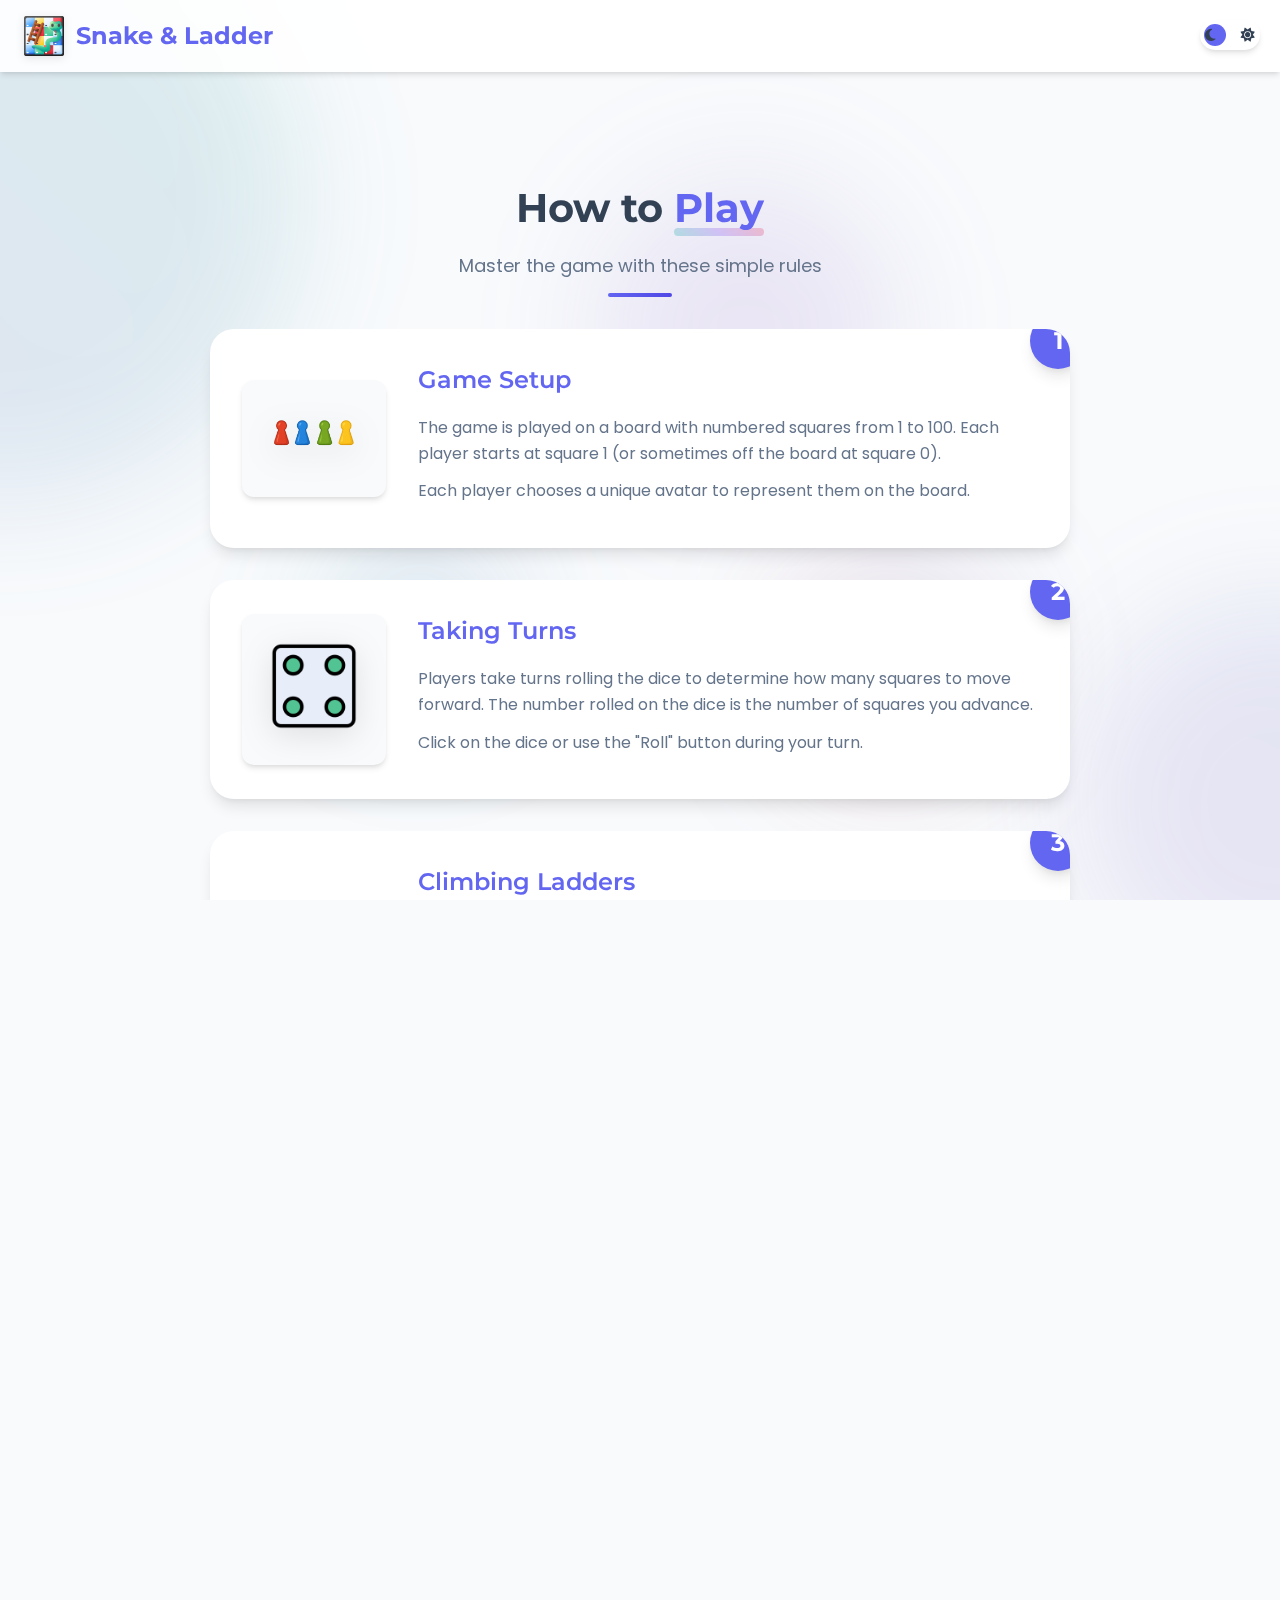
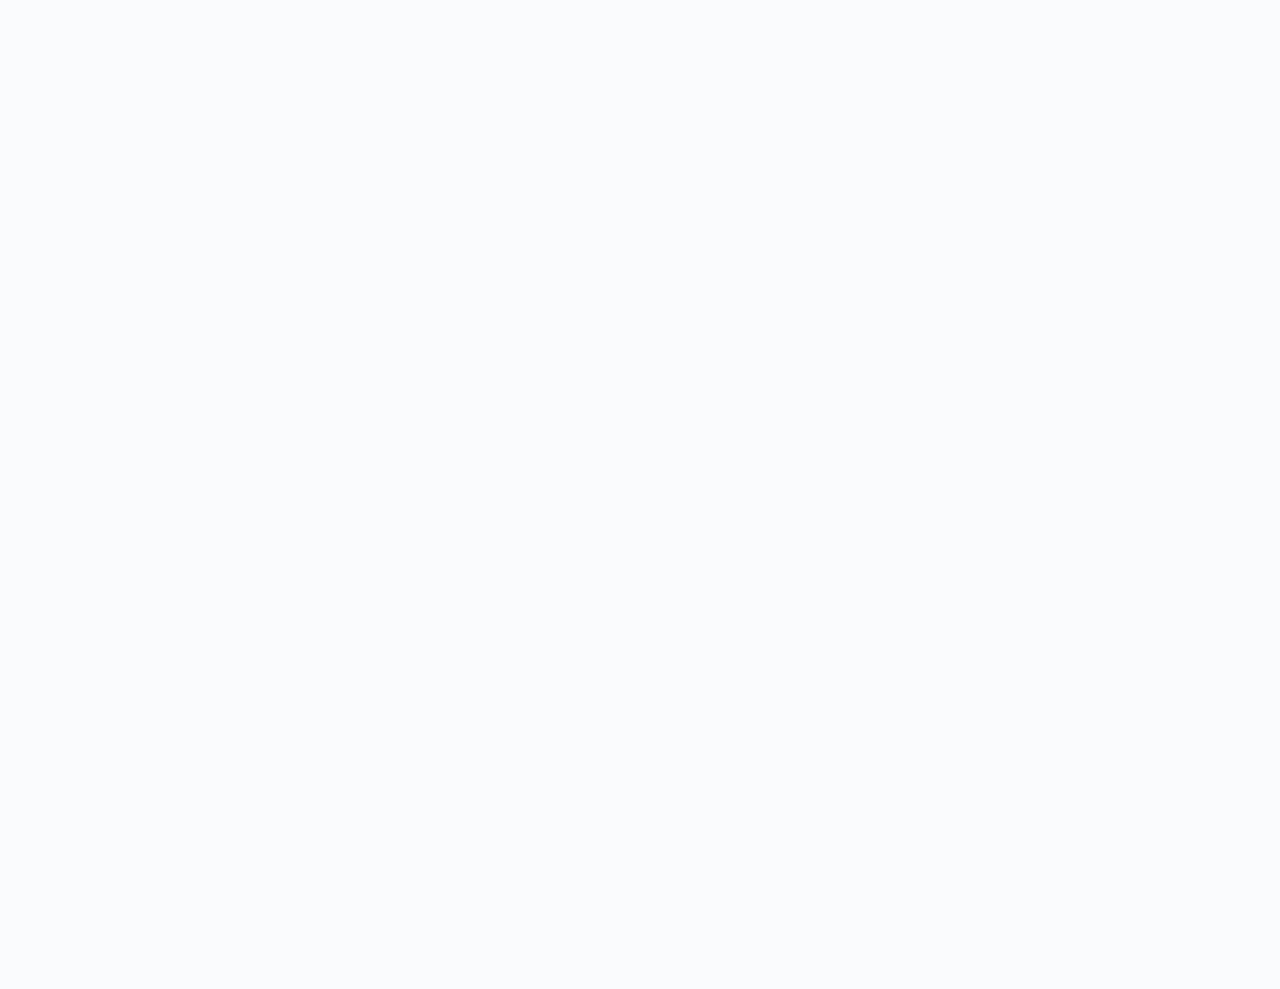
<file: how_to_play.html>
<!DOCTYPE html>
<html lang="en" data-theme="light">
<head>
    <meta charset="UTF-8">
    <meta name="viewport" content="width=device-width, initial-scale=1.0">
    <title>Snake and Ladder - How to Play</title>
    <link rel="stylesheet" href="css/landing.css">
    <link href="https://fonts.googleapis.com/css2?family=Poppins:wght@400;600;700&family=Montserrat:wght@400;600;800&display=swap" rel="stylesheet">
    <link rel="stylesheet" href="https://cdnjs.cloudflare.com/ajax/libs/font-awesome/6.4.0/css/all.min.css">
    <style>
        body, html {
            height: 100%;
            overflow-y: auto;
        }
        
        .how-to-play-container {
            max-width: 900px;
            margin: 0 auto;
            padding: 2.5rem 1.25rem 4rem;
        }
        
        .section-header {
            text-align: center;
            margin-bottom: 3rem;
            position: relative;
        }
        
        .section-header h2 {
            font-size: 2.5rem;
            color: var(--text-light);
            margin-bottom: 0.75rem;
            font-family: 'Montserrat', sans-serif;
            font-weight: 700;
        }
        
        [data-theme="dark"] .section-header h2 {
            color: var(--text-dark);
        }
        
        .section-header::after {
            content: '';
            position: absolute;
            width: 4rem;
            height: 0.25rem;
            background: var(--gradient-primary);
            bottom: -1rem;
            left: 50%;
            transform: translateX(-50%);
            border-radius: 0.125rem;
        }
        
        .section-header p {
            color: var(--text-light-muted);
            font-size: 1.125rem;
        }
        
        [data-theme="dark"] .section-header p {
            color: var(--text-dark-muted);
        }
        
        .highlight {
            color: var(--primary-color);
            position: relative;
            display: inline-block;
        }
        
        .highlight::after {
            content: '';
            position: absolute;
            width: 100%;
            height: 0.5rem;
            background: linear-gradient(45deg, var(--ladder-color), var(--mystery-color), var(--snake-color));
            bottom: 0.25rem;
            left: 0;
            border-radius: 0.25rem;
            z-index: -1;
            opacity: 0.3;
        }
        
        /* Navigation Bar */
        .main-nav {
            padding: 1rem 0;
            background: rgba(255, 255, 255, 0.9);
            backdrop-filter: blur(10px);
            position: sticky;
            top: 0;
            z-index: 90;
            margin-bottom: 2rem;
            box-shadow: var(--shadow-sm);
            transition: all var(--transition-normal);
        }
        
        [data-theme="dark"] .main-nav {
            background: rgba(30, 41, 59, 0.9);
        }
        
        .nav-container {
            display: flex;
            justify-content: space-between;
            align-items: center;
            max-width: 1280px;
            margin: 0 auto;
            padding: 0 1.5rem;
        }
        
        /* Rules Cards */
        .rules-grid {
            display: grid;
            grid-template-columns: 1fr;
            gap: 2rem;
        }
        
        .rule-card {
            background: var(--card-light);
            border-radius: var(--border-radius-lg);
            box-shadow: var(--shadow-md);
            padding: 2rem;
            position: relative;
            overflow: hidden;
            transition: transform var(--transition-normal), box-shadow var(--transition-normal);
        }
        
        [data-theme="dark"] .rule-card {
            background: var(--card-dark);
        }
        
        .rule-card:hover {
            transform: translateY(-0.5rem);
            box-shadow: var(--shadow-lg);
        }
        
        .rule-card .step-number {
            position: absolute;
            top: -1rem;
            right: -1rem;
            background: var(--primary-color);
            color: white;
            width: 3.5rem;
            height: 3.5rem;
            border-radius: 50%;
            display: flex;
            align-items: center;
            justify-content: center;
            font-size: 1.5rem;
            font-weight: 700;
            font-family: 'Montserrat', sans-serif;
            box-shadow: var(--shadow-md);
            z-index: 2;
        }
        
        .step-content {
            display: flex;
            align-items: center;
            gap: 2rem;
        }
        
        .step-image {
            flex: 0 0 9rem;
            text-align: center;
            background: var(--bg-light);
            padding: 1.25rem;
            border-radius: var(--border-radius-md);
            box-shadow: var(--shadow-sm);
            transition: transform var(--transition-normal);
        }
        
        [data-theme="dark"] .step-image {
            background: var(--bg-dark);
        }
        
        .rule-card:hover .step-image {
            transform: scale(1.05);
        }
        
        .step-image img {
            max-width: 100%;
            height: auto;
            filter: drop-shadow(0 0.5rem 1rem rgba(0, 0, 0, 0.1));
        }
        
        .step-text {
            flex: 1;
        }
        
        .step-text h3 {
            color: var(--primary-color);
            margin-bottom: 1rem;
            font-size: 1.5rem;
            font-family: 'Montserrat', sans-serif;
            font-weight: 600;
        }
        
        .step-text p {
            color: var(--text-light-muted);
            line-height: 1.6;
            margin-bottom: 0.75rem;
        }
        
        [data-theme="dark"] .step-text p {
            color: var(--text-dark-muted);
        }
        
        /* Tip Boxes */
        .tip-box {
            background: rgba(99, 102, 241, 0.1);
            border-left: 0.25rem solid var(--primary-color);
            padding: 1rem;
            border-radius: var(--border-radius-md);
            margin-top: 1.25rem;
        }
        
        .tip-box.snake-tip {
            background: rgba(244, 63, 94, 0.1);
            border-left-color: var(--snake-color);
        }
        
        .tip-box.ladder-tip {
            background: rgba(20, 184, 166, 0.1);
            border-left-color: var(--ladder-color);
        }
        
        .tip-box.mystery-tip {
            background: rgba(139, 92, 246, 0.1);
            border-left-color: var(--mystery-color);
        }
        
        .tip-box.win-tip {
            background: rgba(251, 191, 36, 0.1);
            border-left-color: #fbbf24;
        }
        
        .tip-box h4 {
            color: var(--primary-color);
            margin-bottom: 0.5rem;
            display: flex;
            align-items: center;
            gap: 0.5rem;
            font-family: 'Montserrat', sans-serif;
            font-weight: 600;
            font-size: 1rem;
        }
        
        .tip-box.snake-tip h4 {
            color: var(--snake-color);
        }
        
        .tip-box.ladder-tip h4 {
            color: var(--ladder-color);
        }
        
        .tip-box.mystery-tip h4 {
            color: var(--mystery-color);
        }
        
        .tip-box.win-tip h4 {
            color: #fbbf24;
        }
        
        .tip-box p {
            font-size: 0.9rem;
            margin-bottom: 0 !important;
        }
        
        /* Back Button */
        .actions {
            display: flex;
            justify-content: center;
            margin-top: 3rem;
            gap: 1.5rem;
        }
        
        .back-btn {
            display: inline-flex;
            align-items: center;
            justify-content: center;
            gap: 0.5rem;
            padding: 0.75rem 1.75rem;
            border-radius: var(--border-radius-full);
            font-weight: 600;
            cursor: pointer;
            transition: all var(--transition-normal);
            border: none;
            font-size: 1rem;
            font-family: 'Poppins', sans-serif;
            background: transparent;
            color: var(--primary-color);
            border: 2px solid var(--primary-color);
        }
        
        .back-btn:hover {
            background: rgba(99, 102, 241, 0.1);
            transform: translateY(-0.25rem);
        }
        
        .play-btn {
            background: var(--gradient-primary);
            color: white;
            box-shadow: 0 0.25rem 1rem rgba(99, 102, 241, 0.3);
        }
        
        .play-btn:hover {
            transform: translateY(-0.25rem);
            box-shadow: 0 0.375rem 1.25rem rgba(99, 102, 241, 0.4);
        }
        
        /* Responsive Design */
        @media (max-width: 992px) {
            .how-to-play-container {
                padding: 2rem 1rem 3rem;
            }
            
            .rule-card {
                padding: 1.5rem;
            }
            
            .step-image {
                flex: 0 0 7rem;
            }
            
            .section-header h2 {
                font-size: 2rem;
            }
        }
        
        @media (max-width: 768px) {
            .step-content {
                flex-direction: column;
                gap: 1.5rem;
                align-items: flex-start;
            }
            
            .step-image {
                flex: 0 0 auto;
                width: 7rem;
                margin: 0 auto;
            }
            
            .section-header h2 {
                font-size: 1.75rem;
            }
            
            .section-header p {
                font-size: 1rem;
            }
            
            .rule-card .step-number {
                width: 3rem;
                height: 3rem;
                font-size: 1.25rem;
            }
        }
        
        @media (max-width: 576px) {
            .rule-card {
                padding: 1.25rem;
            }
            
            .step-text h3 {
                font-size: 1.25rem;
            }
            
            .step-text p {
                font-size: 0.9rem;
            }
            
            .tip-box {
                padding: 0.75rem;
            }
            
            .actions {
                flex-direction: column;
                gap: 1rem;
            }
            
            .back-btn, .play-btn {
                width: 100%;
            }
        }
    </style>
</head>
<body>
    <div class="theme-toggle">
        <i class="fas fa-moon"></i>
        <i class="fas fa-sun"></i>
        <div class="toggle-ball"></div>
    </div>
    
    <nav class="main-nav">
        <div class="nav-container">
            <div class="logo">
                <img src="assets/snake_and_ladder.png" alt="Snake and Ladder Logo">
                <h1>Snake & Ladder</h1>
            </div>
        </div>
    </nav>

    <div class="container">
        <main>
            <div class="how-to-play-container">
                <div class="section-header">
                    <h2>How to <span class="highlight">Play</span></h2>
                    <p>Master the game with these simple rules</p>
                </div>
                
                <div class="rules-grid">
                    <div class="rule-card">
                        <div class="step-number">1</div>
                        <div class="step-content">
                            <div class="step-image">
                                <img src="assets/game_board_4.png" alt="Game Setup">
                            </div>
                            <div class="step-text">
                                <h3>Game Setup</h3>
                                <p>The game is played on a board with numbered squares from 1 to 100. Each player starts at square 1 (or sometimes off the board at square 0).</p>
                                <p>Each player chooses a unique avatar to represent them on the board.</p>
                            </div>
                        </div>
                    </div>
                    
                    <div class="rule-card">
                        <div class="step-number">2</div>
                        <div class="step-content">
                            <div class="step-image">
                                <img src="assets/dice.png" alt="Dice">
                            </div>
                            <div class="step-text">
                                <h3>Taking Turns</h3>
                                <p>Players take turns rolling the dice to determine how many squares to move forward. The number rolled on the dice is the number of squares you advance.</p>
                                <p>Click on the dice or use the "Roll" button during your turn.</p>
                            </div>
                        </div>
                    </div>
                    
                    <div class="rule-card">
                        <div class="step-number">3</div>
                        <div class="step-content">
                            <div class="step-image">
                                <img src="assets/ladder.png" alt="Ladder">
                            </div>
                            <div class="step-text">
                                <h3>Climbing Ladders</h3>
                                <p>If you land on a square that contains the bottom of a ladder, you climb up to the square at the top of the ladder.</p>
                                <p>Ladders provide a shortcut to quickly advance toward the finish!</p>
                                
                                <div class="tip-box ladder-tip">
                                    <h4><i class="fas fa-lightbulb"></i> Pro Tip</h4>
                                    <p>Try to land on ladder squares whenever possible - they're your fastest path to victory!</p>
                                </div>
                            </div>
                        </div>
                    </div>
                    
                    <div class="rule-card">
                        <div class="step-number">4</div>
                        <div class="step-content">
                            <div class="step-image">
                                <img src="assets/snake.png" alt="Snake">
                            </div>
                            <div class="step-text">
                                <h3>Avoiding Snakes</h3>
                                <p>If you land on a square that contains the head of a snake, you slide down to the square at the tail of the snake.</p>
                                <p>Snakes are setbacks that can send you backward in the game, so be careful!</p>
                                
                                <div class="tip-box snake-tip">
                                    <h4><i class="fas fa-exclamation-triangle"></i> Watch Out!</h4>
                                    <p>Memorize where the dangerous snakes are - especially those near the end of the game!</p>
                                </div>
                            </div>
                        </div>
                    </div>
                    
                    <div class="rule-card">
                        <div class="step-number">5</div>
                        <div class="step-content">
                            <div class="step-image">
                                <img src="assets/mystery.png" alt="Mystery">
                            </div>
                            <div class="step-text">
                                <h3>Mystery Challenges</h3>
                                <p>If you land on a Mystery square, you'll be presented with a challenge. You can choose to accept or decline it.</p>
                                <p>Accepting a challenge can give you rewards like extra moves or penalties like moving backward. Declining means you'll stay on your current square but you'll miss the opportunity for rewards.</p>
                                
                                <div class="tip-box mystery-tip">
                                    <h4><i class="fas fa-random"></i> Risk & Reward</h4>
                                    <p>Mystery challenges are riskier when you're ahead and potentially more rewarding when behind!</p>
                                </div>
                            </div>
                        </div>
                    </div>
                    
                    <div class="rule-card">
                        <div class="step-number">6</div>
                        <div class="step-content">
                            <div class="step-image">
                                <img src="assets/success.png" alt="Success">
                            </div>
                            <div class="step-text">
                                <h3>Winning the Game</h3>
                                <p>The first player to reach or exceed square 100 is the winner!</p>
                                <p>In our version, you must roll the exact number needed to land on square 100. If you roll too high, your piece "bounces" off the last square and moves back the remainder of the roll.</p>
                                
                                <div class="tip-box win-tip">
                                    <h4><i class="fas fa-trophy"></i> Final Sprint</h4>
                                    <p>The end game is thrilling - pay close attention to the dice rolls you need as you approach square 100!</p>
                                </div>
                            </div>
                        </div>
                    </div>
                </div>
                
                <div class="actions">
                    <a href="index.html" class="btn back-btn"><i class="fas fa-arrow-left"></i> Back to Home</a>
                    <a href="gamesetup.html" class="btn play-btn"><i class="fas fa-play"></i> Play Now</a>
                </div>
            </div>
        </main>
    </div>

    <div class="animated-background">
        <div class="shape shape1"></div>
        <div class="shape shape2"></div>
        <div class="shape shape3"></div>
        <div class="shape shape4"></div>
        <div class="shape shape5"></div>
    </div>

    <script src="js/landing.js"></script>
</body>
</html>
</file>
<file: css/landing.css>
/* Modern UI CSS with Improved Color Palette */
* {
    margin: 0;
    padding: 0;
    box-sizing: border-box;
}

:root {
    /* Modern vibrant color palette */
    --primary-color: #6366f1; /* Main brand color - indigo */
    --primary-dark: #4f46e5;
    --primary-light: #818cf8;
    --secondary-color: #ec4899; /* Pink */
    
    --ladder-color: #14b8a6; /* Teal */
    --snake-color: #f43f5e; /* Rose */
    --mystery-color: #8b5cf6; /* Violet */
    
    --bg-light: #f8fafc;
    --bg-dark: #1e293b;
    --card-light: #ffffff;
    --card-dark: #334155;
    
    --text-light: #334155;
    --text-light-muted: #64748b;
    --text-dark: #f1f5f9;
    --text-dark-muted: #94a3b8;
    
    --shadow-sm: 0 4px 6px -1px rgba(0, 0, 0, 0.1), 0 2px 4px -1px rgba(0, 0, 0, 0.06);
    --shadow-md: 0 10px 15px -3px rgba(0, 0, 0, 0.1), 0 4px 6px -2px rgba(0, 0, 0, 0.05);
    --shadow-lg: 0 20px 25px -5px rgba(0, 0, 0, 0.1), 0 10px 10px -5px rgba(0, 0, 0, 0.04);
    
    --gradient-primary: linear-gradient(135deg, var(--primary-color), var(--primary-dark));
    --gradient-secondary: linear-gradient(135deg, var(--secondary-color), #db2777);
    --gradient-bg: linear-gradient(135deg, #f8fafc 0%, #e9f0f9 100%);
    
    --border-radius-sm: 0.375rem;
    --border-radius-md: 0.75rem;
    --border-radius-lg: 1.5rem;
    --border-radius-full: 9999px;
    
    --transition-fast: 0.2s ease;
    --transition-normal: 0.3s ease;
    --transition-slow: 0.5s ease;
    
    --emoji-size: 60px;
}

[data-theme="dark"] {
    --primary-color: #818cf8;
    --primary-dark: #6366f1;
    --primary-light: #a5b4fc;
    
    --bg-gradient: linear-gradient(135deg, #0f172a 0%, #1e293b 100%);
    --card-shadow: 0 10px 25px rgba(0, 0, 0, 0.25);
    --card-shadow-hover: 0 15px 35px rgba(0, 0, 0, 0.35);
}

body {
    font-family: 'Poppins', sans-serif;
    background: var(--bg-light);
    color: var(--text-light);
    line-height: 1.6;
    transition: background-color var(--transition-normal);
    overflow-x: hidden;
    min-height: 100vh;
}

[data-theme="dark"] body {
    background: var(--bg-dark);
    color: var(--text-dark);
}

.container {
    max-width: 1280px;
    margin: 0 auto;
    padding: 0 1.5rem;
    position: relative;
}

a {
    text-decoration: none;
    color: var(--primary-color);
    transition: color var(--transition-normal);
}

a:hover {
    color: var(--primary-dark);
}

img {
    max-width: 100%;
    height: auto;
}

/* Animated Background */
.animated-background {
    position: fixed;
    top: 0;
    left: 0;
    width: 100%;
    height: 100%;
    overflow: hidden;
    z-index: -1;
}

.shape {
    position: absolute;
    border-radius: 50%;
    filter: blur(60px);
}

.shape1 {
    width: 600px;
    height: 600px;
    background: rgba(99, 102, 241, 0.08);
    left: -300px;
    top: -100px;
    animation: float 20s infinite alternate;
}

.shape2 {
    width: 400px;
    height: 400px;
    background: rgba(236, 72, 153, 0.08);
    right: -200px;
    bottom: -100px;
    animation: float 25s infinite alternate-reverse;
}

.shape3 {
    width: 300px;
    height: 300px;
    background: rgba(139, 92, 246, 0.08);
    right: 30%;
    top: 20%;
    animation: float 30s infinite alternate;
}

.shape4 {
    width: 200px;
    height: 200px;
    background: rgba(20, 184, 166, 0.08);
    left: 25%;
    bottom: 20%;
    animation: float 35s infinite alternate-reverse;
}

.shape5 {
    width: 250px;
    height: 250px;
    background: rgba(244, 63, 94, 0.08);
    left: 60%;
    top: 60%;
    animation: float 40s infinite alternate;
}

@keyframes float {
    0% {
        transform: translate(0, 0) rotate(0deg);
    }
    33% {
        transform: translate(50px, 70px) rotate(5deg);
    }
    66% {
        transform: translate(-50px, 30px) rotate(-5deg);
    }
    100% {
        transform: translate(70px, -50px) rotate(10deg);
    }
}

/* Theme Toggle */
.theme-toggle {
    position: fixed;
    top: 1.25rem;
    right: 1.25rem;
    background: var(--card-light);
    border-radius: var(--border-radius-full);
    width: 3.75rem;
    height: 1.875rem;
    display: flex;
    align-items: center;
    justify-content: space-between;
    padding: 0 0.3125rem;
    cursor: pointer;
    z-index: 100;
    box-shadow: var(--shadow-sm);
    transition: background-color var(--transition-normal);
}

[data-theme="dark"] .theme-toggle {
    background: var(--card-dark);
}

.theme-toggle i {
    color: var(--text-light);
    font-size: 0.875rem;
    z-index: 1;
}

[data-theme="dark"] .theme-toggle i {
    color: var(--text-dark);
}

.toggle-ball {
    position: absolute;
    width: 1.375rem;
    height: 1.375rem;
    background: var(--primary-color);
    border-radius: 50%;
    left: 0.25rem;
    transition: transform var(--transition-normal);
}

[data-theme="dark"] .toggle-ball {
    transform: translateX(1.875rem);
}

/* Navigation */
.main-nav {
    padding: 1rem 0;
    position: sticky;
    top: 0;
    background: rgba(255, 255, 255, 0.9);
    backdrop-filter: blur(10px);
    z-index: 90;
    box-shadow: var(--shadow-sm);
    transition: all var(--transition-normal);
}

[data-theme="dark"] .main-nav {
    background: rgba(30, 41, 59, 0.9);
}

.nav-container {
    display: flex;
    justify-content: space-between;
    align-items: center;
    max-width: 1280px;
    margin: 0 auto;
    padding: 0 1.5rem;
}

.logo {
    display: flex;
    align-items: center;
    gap: 0.75rem;
}

.logo img {
    width: 2.5rem;
    height: auto;
    filter: drop-shadow(0 2px 4px rgba(0, 0, 0, 0.1));
}

.logo h1 {
    font-size: 1.5rem;
    color: var(--primary-color);
    font-weight: 700;
    font-family: 'Montserrat', sans-serif;
}

.nav-links {
    display: flex;
    align-items: center;
    gap: 1.5rem;
}

.nav-links a {
    color: var(--text-light-muted);
    font-weight: 500;
    transition: all var(--transition-normal);
    position: relative;
}

[data-theme="dark"] .nav-links a {
    color: var(--text-dark-muted);
}

.nav-links a:hover,
.nav-links a.active {
    color: var(--primary-color);
}

.nav-links a::after {
    content: '';
    position: absolute;
    width: 0;
    height: 2px;
    bottom: -4px;
    left: 0;
    background: var(--primary-color);
    transition: width var(--transition-normal);
}

.nav-links a:hover::after,
.nav-links a.active::after {
    width: 100%;
}

.profile-icon {
    width: 2rem;
    height: 2rem;
    border-radius: 50%;
    object-fit: cover;
    border: 2px solid var(--primary-color);
    transition: transform var(--transition-normal), box-shadow var(--transition-normal);
}

.profile-link:hover .profile-icon {
    transform: scale(1.1);
    box-shadow: 0 0 0 3px rgba(99, 102, 241, 0.3);
}

.mobile-menu-btn {
    display: none;
    background: none;
    border: none;
    color: var(--text-light);
    font-size: 1.5rem;
    cursor: pointer;
}

[data-theme="dark"] .mobile-menu-btn {
    color: var(--text-dark);
}

/* Buttons */
.btn {
    display: inline-flex;
    align-items: center;
    justify-content: center;
    gap: 0.5rem;
    padding: 0.75rem 1.75rem;
    border-radius: var(--border-radius-full);
    font-weight: 600;
    cursor: pointer;
    transition: all var(--transition-normal);
    border: none;
    font-size: 1rem;
    font-family: 'Poppins', sans-serif;
}

.primary-btn {
    background: var(--gradient-primary);
    color: white;
    box-shadow: 0 4px 15px rgba(99, 102, 241, 0.3);
}

.primary-btn:hover {
    transform: translateY(-3px);
    box-shadow: 0 6px 20px rgba(99, 102, 241, 0.4);
}

.secondary-btn {
    background: transparent;
    color: var(--primary-color);
    border: 2px solid var(--primary-color);
}

.secondary-btn:hover {
    background: rgba(99, 102, 241, 0.1);
    transform: translateY(-3px);
}

.mode-btn {
    padding: 0.5rem 1rem;
    background: var(--primary-color);
    color: white;
    box-shadow: var(--shadow-sm);
    font-size: 0.875rem;
    border-radius: var(--border-radius-md);
}

.mode-btn:hover {
    background: var(--primary-dark);
    transform: translateY(-2px);
}

.pulse-animation {
    animation: pulse 2s infinite;
}

@keyframes pulse {
    0% {
        box-shadow: 0 0 0 0 rgba(99, 102, 241, 0.4);
    }
    70% {
        box-shadow: 0 0 0 15px rgba(99, 102, 241, 0);
    }
    100% {
        box-shadow: 0 0 0 0 rgba(99, 102, 241, 0);
    }
}

/* Main Content Sections */
main {
    padding: 2rem 0 4rem;
}

section {
    margin-bottom: 4rem;
}

.section-title {
    text-align: center;
    margin-bottom: 2.5rem;
    font-size: 2rem;
    color: var(--primary-color);
    position: relative;
    font-family: 'Montserrat', sans-serif;
    font-weight: 700;
}

.section-title::after {
    content: '';
    position: absolute;
    width: 4rem;
    height: 0.25rem;
    background: var(--gradient-primary);
    bottom: -0.75rem;
    left: 50%;
    transform: translateX(-50%);
    border-radius: 0.125rem;
}

/* Hero Section */
.hero {
    display: flex;
    align-items: center;
    justify-content: space-between;
    gap: 3rem;
    padding: 2rem 0 4rem;
}

.hero-content {
    flex: 1;
    max-width: 32rem;
}

.hero-badge {
    display: inline-block;
    padding: 0.5rem 1rem;
    background: rgba(99, 102, 241, 0.1);
    color: var(--primary-color);
    border-radius: var(--border-radius-full);
    font-weight: 600;
    font-size: 0.875rem;
    margin-bottom: 1.25rem;
}

.hero-content h2 {
    font-size: 3rem;
    color: var(--text-light);
    margin-bottom: 1.25rem;
    line-height: 1.2;
    font-family: 'Montserrat', sans-serif;
    font-weight: 800;
}

[data-theme="dark"] .hero-content h2 {
    color: var(--text-dark);
}

.highlight {
    color: var(--primary-color);
    position: relative;
    display: inline-block;
}

.highlight::after {
    content: '';
    position: absolute;
    width: 100%;
    height: 0.5rem;
    background: linear-gradient(45deg, var(--ladder-color), var(--mystery-color), var(--snake-color));
    bottom: 0.5rem;
    left: 0;
    border-radius: 0.25rem;
    z-index: -1;
    opacity: 0.3;
}

.hero-content p {
    font-size: 1.125rem;
    margin-bottom: 2rem;
    color: var(--text-light-muted);
    line-height: 1.7;
}

[data-theme="dark"] .hero-content p {
    color: var(--text-dark-muted);
}

.hero-buttons {
    display: flex;
    gap: 1rem;
    margin-bottom: 2rem;
}

.hero-image {
    flex: 1;
    display: flex;
    justify-content: center;
    position: relative;
    max-width: 32rem;
}

.achievements-preview {
    display: flex;
    gap: 1rem;
}

.achievement {
    display: flex;
    align-items: center;
    gap: 0.625rem;
    background: var(--card-light);
    padding: 0.5rem 1rem;
    border-radius: var(--border-radius-full);
    box-shadow: var(--shadow-sm);
    transition: all var(--transition-normal);
}

[data-theme="dark"] .achievement {
    background: var(--card-dark);
}

.achievement:hover {
    transform: translateY(-5px);
    box-shadow: var(--shadow-md);
}

.achievement img {
    width: 1.875rem;
    height: 1.875rem;
    object-fit: contain;
}

.achievement span {
    font-size: 0.875rem;
    font-weight: 600;
    color: var(--primary-color);
}

/* Game Board */
.game-board-container {
    position: relative;
    width: 100%;
    max-width: 28rem;
    perspective: 1000px;
}

.game-board {
    width: 100%;
    border-radius: var(--border-radius-lg);
    box-shadow: var(--shadow-lg);
    transform-style: preserve-3d;
    transition: transform var(--transition-slow);
    animation: boardFloat 8s ease-in-out infinite;
    filter: drop-shadow(0 2rem 3.5rem rgba(0, 0, 0, 0.15));
}

.game-board-container:hover .game-board {
    filter: drop-shadow(0 3rem 4rem rgba(99, 102, 241, 0.3));
    transform: translateY(-10px) rotate(2deg);
}

.board-overlay {
    position: absolute;
    inset: 0;
    border-radius: var(--border-radius-lg);
    background: linear-gradient(120deg, rgba(255, 255, 255, 0) 30%, rgba(255, 255, 255, 0.2) 38%, rgba(255, 255, 255, 0) 48%);
    background-size: 200% 100%;
    animation: shine 3s infinite linear;
    pointer-events: none;
}

[data-theme="dark"] .board-overlay {
    background: linear-gradient(120deg, rgba(255, 255, 255, 0) 30%, rgba(255, 255, 255, 0.1) 38%, rgba(255, 255, 255, 0) 48%);
}

@keyframes shine {
    100% {
        background-position: -200% 0;
    }
}

@keyframes boardFloat {
    0%, 100% {
        transform: translateY(0) rotate(0deg);
    }
    50% {
        transform: translateY(-15px) rotate(2deg);
    }
}

.dice-container {
    position: absolute;
    right: -30px;
    width: 70px;
    height: 70px;
    z-index: 10;
    filter: drop-shadow(0 5px 15px rgba(0, 0, 0, 0.3));
}

.dice {
    width: 100%;
    height: 100%;
    object-fit: contain;
}

@keyframes diceRoll {
    0%, 100% {
        transform: rotate(0deg) scale(1);
    }
    25% {
        transform: rotate(120deg) scale(1.2);
    }
    50% {
        transform: rotate(240deg) scale(1);
    }
    75% {
        transform: rotate(360deg) scale(1.2);
    }
}

/* Floating Emojis */
.floating-emoji {
    position: absolute;
    width: var(--emoji-size);
    height: var(--emoji-size);
    border-radius: 50%;
    display: flex;
    align-items: center;
    justify-content: center;
    z-index: 5;
}

.floating-emoji img {
    width: 100%;
    height: 100%;
    border-radius: 50%;
    object-fit: cover;
    box-shadow: var(--shadow-md);
}

.emoji-1 {
    top: 10%;
    right: -10%;
    animation: floatEmoji 6s ease-in-out infinite;
}

.emoji-2 {
    bottom: 15%;
    right: -5%;
    animation: floatEmoji 8s ease-in-out infinite 1s;
}

.emoji-3 {
    top: 20%;
    left: -10%;
    animation: floatEmoji 7s ease-in-out infinite 0.5s;
}

.emoji-4 {
    bottom: 10%;
    left: -5%;
    animation: floatEmoji 9s ease-in-out infinite 1.5s;
}

@keyframes floatEmoji {
    0%, 100% {
        transform: translateY(0) scale(1);
    }
    25% {
        transform: translateX(15px) scale(1.1);
    }
    50% {
        transform: translateY(-20px) scale(1.2);
    }
    75% {
        transform: translateX(-15px) scale(1.1);
    }
}

/* Features Section */
.features {
    padding: 4rem 0;
}

.feature-cards {
    display: flex;
    justify-content: center;
    gap: 2rem;
}

.feature-card {
    background: var(--card-light);
    border-radius: var(--border-radius-lg);
    padding: 2rem;
    box-shadow: var(--shadow-md);
    flex: 1;
    display: flex;
    flex-direction: column;
    align-items: center;
    justify-content: center;
    transition: all var(--transition-normal);
    position: relative;
    overflow: hidden;
    cursor: pointer;
    transform-style: preserve-3d;
    perspective: 1000px;
}

[data-theme="dark"] .feature-card {
    background: var(--card-dark);
}

.feature-card::before {
    content: '';
    position: absolute;
    top: 0;
    left: 0;
    width: 100%;
    height: 5px;
    transition: height var(--transition-normal), opacity var(--transition-normal);
    z-index: 1;
}

.feature-card:hover {
    transform: translateY(-10px);
    box-shadow: var(--shadow-lg);
}

.feature-card:hover::before {
    height: 100%;
    opacity: 0.05;
}

.ladder-card::before {
    background: var(--ladder-color);
}

.mystery-card::before {
    background: var(--mystery-color);
}

.snake-card::before {
    background: var(--snake-color);
}

.feature-icon {
    width: 5rem;
    height: 5rem;
    margin-bottom: 1.5rem;
    display: flex;
    align-items: center;
    justify-content: center;
    z-index: 2;
    position: relative;
    transition: transform var(--transition-normal);
}

.feature-card:hover .feature-icon {
    transform: translateY(-5px) scale(1.1);
}

.feature-icon img {
    width: 100%;
    height: 100%;
    object-fit: contain;
    filter: drop-shadow(0 4px 8px rgba(0, 0, 0, 0.15));
}

.card-content {
    text-align: center;
    z-index: 2;
    position: relative;
    transition: transform var(--transition-normal);
}

.feature-card:hover .card-content {
    transform: translateY(-5px);
}

.feature-card h3 {
    font-size: 1.375rem;
    margin-bottom: 1rem;
    transition: color var(--transition-normal);
    font-family: 'Montserrat', sans-serif;
    font-weight: 600;
}

.ladder-card h3 {
    color: var(--ladder-color);
}

.mystery-card h3 {
    color: var(--mystery-color);
}

.snake-card h3 {
    color: var(--snake-color);
}

.feature-card p {
    color: var(--text-light-muted);
    text-align: center;
    font-size: 1rem;
    line-height: 1.5;
}

[data-theme="dark"] .feature-card p {
    color: var(--text-dark-muted);
}

/* Card Effects */
.card-effect {
    position: absolute;
    bottom: -30px;
    right: -30px;
    width: 5rem;
    height: 5rem;
    opacity: 0;
    z-index: 1;
    transition: all var(--transition-normal);
    transform: rotate(30deg);
}

.feature-card:hover .card-effect {
    opacity: 0.5;
    transform: rotate(15deg);
}

.effect-icon {
    width: 100%;
    height: 100%;
    object-fit: contain;
}

/* Mystery Card Specific */
.mystery-choice {
    display: flex;
    gap: 0.625rem;
}

.choice-yes, .choice-no {
    display: flex;
    justify-content: center;
    align-items: center;
    width: 1.875rem;
    height: 1.875rem;
    border-radius: 50%;
    font-size: 1.125rem;
    font-weight: bold;
    transition: all var(--transition-normal);
}

.choice-yes {
    background: rgba(20, 184, 166, 0.8);
    color: white;
    transform: scale(0);
    animation: popIn 0.5s 0.2s forwards;
}

.choice-no {
    background: rgba(244, 63, 94, 0.8);
    color: white;
    transform: scale(0);
    animation: popIn 0.5s 0.4s forwards;
}

@keyframes popIn {
    0% {
        transform: scale(0);
    }
    60% {
        transform: scale(1.2);
    }
    100% {
        transform: scale(1);
    }
}

.feature-card:hover .mystery-choice .choice-yes {
    animation: pulse 1.5s infinite;
}

.feature-card:hover .mystery-choice .choice-no {
    animation: pulse 1.5s 0.5s infinite;
}

/* Game Modes Section */
.game-modes-section {
    padding: 4rem 0;
}

.mode-cards {
    display: flex;
    justify-content: center;
    gap: 2rem;
    margin-top: 3rem;
}

.mode-card {
    background: var(--card-light);
    border-radius: var(--border-radius-lg);
    padding: 2.5rem 1.5rem;
    box-shadow: var(--shadow-md);
    flex: 1;
    display: flex;
    flex-direction: column;
    align-items: center;
    text-align: center;
    transition: all var(--transition-normal);
    position: relative;
    overflow: hidden;
}

[data-theme="dark"] .mode-card {
    background: var(--card-dark);
}

.mode-card:hover {
    transform: translateY(-10px);
    box-shadow: var(--shadow-lg);
}

.mode-icon {
    width: 4rem;
    height: 4rem;
    border-radius: 50%;
    background: rgba(99, 102, 241, 0.1);
    display: flex;
    align-items: center;
    justify-content: center;
    margin-bottom: 1.5rem;
    color: var(--primary-color);
    font-size: 1.75rem;
    transition: all var(--transition-normal);
}

.mode-card:hover .mode-icon {
    transform: translateY(-5px) scale(1.1);
    background: var(--primary-color);
    color: white;
}

.mode-card h3 {
    font-size: 1.375rem;
    margin-bottom: 0.75rem;
    color: var(--text-light);
    font-family: 'Montserrat', sans-serif;
    font-weight: 600;
}

[data-theme="dark"] .mode-card h3 {
    color: var(--text-dark);
}

.mode-card p {
    color: var(--text-light-muted);
    margin-bottom: 1.5rem;
    font-size: 1rem;
    line-height: 1.5;
}

[data-theme="dark"] .mode-card p {
    color: var(--text-dark-muted);
}

.coming-soon-badge {
    position: absolute;
    top: 1.25rem;
    right: 1.25rem;
    background: var(--secondary-color);
    color: white;
    font-size: 0.75rem;
    font-weight: 600;
    padding: 0.25rem 0.75rem;
    border-radius: var(--border-radius-full);
    box-shadow: var(--shadow-sm);
}

/* Testimonials Section */
.testimonials {
    padding: 4rem 0;
}

.testimonial-cards {
    display: flex;
    justify-content: center;
    gap: 2rem;
}

.testimonial-card {
    background: var(--card-light);
    border-radius: var(--border-radius-lg);
    padding: 2rem;
    box-shadow: var(--shadow-md);
    flex: 1;
    display: flex;
    gap: 1.5rem;
    transition: all var(--transition-normal);
    align-items: flex-start;
}

[data-theme="dark"] .testimonial-card {
    background: var(--card-dark);
}

.testimonial-card:hover {
    transform: translateY(-5px);
    box-shadow: var(--shadow-lg);
}

.testimonial-avatar {
    width: 4rem;
    height: 4rem;
    border-radius: 50%;
    overflow: hidden;
    flex-shrink: 0;
    border: 3px solid var(--primary-color);
}

.testimonial-avatar img {
    width: 100%;
    height: 100%;
    object-fit: cover;
}

.testimonial-content {
    flex: 1;
}

.testimonial-rating {
    margin-bottom: 1rem;
    color: #fbbf24;
}

.testimonial-content p {
    color: var(--text-light-muted);
    font-style: italic;
    margin-bottom: 1rem;
    line-height: 1.6;
}

[data-theme="dark"] .testimonial-content p {
    color: var(--text-dark-muted);
}

.testimonial-content h4 {
    color: var(--primary-color);
    font-weight: 600;
}

/* Footer */
footer {
    background: var(--card-light);
    padding: 3rem 0 2rem;
    box-shadow: 0 -5px 20px rgba(0, 0, 0, 0.05);
    position: relative;
}

[data-theme="dark"] footer {
    background: var(--card-dark);
}

.footer-container {
    max-width: 1280px;
    margin: 0 auto;
    padding: 0 1.5rem;
}

.footer-row {
    display: flex;
    justify-content: space-between;
    gap: 3rem;
    flex-wrap: wrap;
}

.footer-col {
    flex: 1;
    min-width: 15rem;
}

.footer-logo {
    display: flex;
    align-items: center;
    gap: 0.75rem;
    margin-bottom: 1.25rem;
}

.footer-logo img {
    width: 2.5rem;
    height: auto;
}

.footer-logo h3 {
    font-size: 1.25rem;
    color: var(--primary-color);
    font-weight: 700;
    font-family: 'Montserrat', sans-serif;
}

.footer-col p {
    color: var(--text-light-muted);
    margin-bottom: 1.5rem;
    line-height: 1.6;
}

[data-theme="dark"] .footer-col p {
    color: var(--text-dark-muted);
}

.footer-col h3 {
    font-size: 1.25rem;
    color: var(--text-light);
    margin-bottom: 1.25rem;
    font-family: 'Montserrat', sans-serif;
    font-weight: 600;
}

[data-theme="dark"] .footer-col h3 {
    color: var(--text-dark);
}

.footer-links {
    list-style: none;
}

.footer-links li {
    margin-bottom: 0.75rem;
}

.footer-links a {
    color: var(--text-light-muted);
    transition: color var(--transition-normal);
    display: block;
}

[data-theme="dark"] .footer-links a {
    color: var(--text-dark-muted);
}

.footer-links a:hover {
    color: var(--primary-color);
    transform: translateX(5px);
}

.social-links {
    display: flex;
    gap: 1rem;
    margin-bottom: 1.5rem;
}

.social-links a {
    display: flex;
    align-items: center;
    justify-content: center;
    width: 2.5rem;
    height: 2.5rem;
    border-radius: 50%;
    background: var(--primary-color);
    color: white;
    transition: all var(--transition-normal);
    font-size: 1rem;
}

.social-links a:hover {
    background: var(--primary-dark);
    transform: translateY(-5px);
}

.copyright {
    font-size: 0.875rem;
}

/* Modal Styles */
.modal {
    display: none;
    position: fixed;
    top: 0;
    left: 0;
    width: 100%;
    height: 100%;
    background-color: rgba(0, 0, 0, 0.7);
    z-index: 1000;
    align-items: center;
    justify-content: center;
    opacity: 0;
    transition: opacity var(--transition-normal);
}

.modal-content {
    background-color: var(--card-light);
    border-radius: var(--border-radius-lg);
    padding: 2.5rem;
    max-width: 50rem;
    width: 90%;
    position: relative;
    max-height: 90vh;
    overflow-y: auto;
    box-shadow: var(--shadow-lg);
}

[data-theme="dark"] .modal-content {
    background-color: var(--card-dark);
}

.close-btn {
    position: absolute;
    top: 1.25rem;
    right: 1.25rem;
    font-size: 1.25rem;
    cursor: pointer;
    color: var(--text-light-muted);
    transition: color var(--transition-normal);
    display: flex;
    align-items: center;
    justify-content: center;
    width: 2rem;
    height: 2rem;
    border-radius: 50%;
    background: rgba(0, 0, 0, 0.05);
}

[data-theme="dark"] .close-btn {
    color: var(--text-dark-muted);
    background: rgba(255, 255, 255, 0.05);
}

.close-btn:hover {
    color: var(--text-light);
    background: rgba(0, 0, 0, 0.1);
}

[data-theme="dark"] .close-btn:hover {
    color: var(--text-dark);
    background: rgba(255, 255, 255, 0.1);
}

.modal-content h2 {
    color: var(--primary-color);
    margin-bottom: 2rem;
    text-align: center;
    font-family: 'Montserrat', sans-serif;
    font-weight: 700;
    font-size: 2rem;
}

/* Game Selection Modal */
.game-modes {
    display: flex;
    justify-content: center;
    gap: 2rem;
    margin: 2.5rem 0;
    flex-wrap: wrap;
}

.game-mode {
    background: var(--bg-light);
    border-radius: var(--border-radius-lg);
    padding: 1.5rem;
    text-align: center;
    flex: 1;
    min-width: 15rem;
    border: 2px solid transparent;
    transition: all var(--transition-normal);
    cursor: pointer;
}

[data-theme="dark"] .game-mode {
    background: var(--bg-dark);
}

.game-mode:hover {
    border-color: var(--primary-color);
    transform: translateY(-5px);
}

.game-mode.selected {
    border-color: var(--primary-color);
    background-color: rgba(99, 102, 241, 0.1);
}

.game-icon {
    font-size: 2rem;
    color: var(--primary-color);
    margin-bottom: 1rem;
}

.game-mode h3 {
    font-size: 1.25rem;
    margin-bottom: 0.75rem;
    color: var(--text-light);
    font-family: 'Montserrat', sans-serif;
    font-weight: 600;
}

[data-theme="dark"] .game-mode h3 {
    color: var(--text-dark);
}

.game-mode p {
    color: var(--text-light-muted);
    font-size: 0.875rem;
    margin-bottom: 1.25rem;
}

[data-theme="dark"] .game-mode p {
    color: var(--text-dark-muted);
}

/* Avatars */
.avatars {
    margin: 2.5rem 0;
}

.avatars h3 {
    text-align: center;
    margin-bottom: 1.5rem;
    color: var(--primary-color);
    font-family: 'Montserrat', sans-serif;
    font-weight: 600;
}

.avatar-selection {
    display: flex;
    justify-content: center;
    gap: 1.5rem;
    flex-wrap: wrap;
}

.avatar-option {
    width: 4rem;
    height: 4rem;
    border-radius: 50%;
    cursor: pointer;
    border: 3px solid transparent;
    transition: all var(--transition-normal);
    object-fit: cover;
    background: var(--card-light);
}

[data-theme="dark"] .avatar-option {
    background: var(--card-dark);
}

.avatar-option:hover {
    transform: scale(1.1);
    border-color: var(--primary-color);
    box-shadow: 0 0 0 5px rgba(99, 102, 241, 0.3);
}

.avatar-option.selected {
    border-color: var(--primary-color);
}

/* Difficulty Options */
.game-difficulty {
    margin: 2.5rem 0;
}

.game-difficulty h3 {
    text-align: center;
    margin-bottom: 1.5rem;
    color: var(--primary-color);
    font-family: 'Montserrat', sans-serif;
    font-weight: 600;
}

.difficulty-options {
    display: flex;
    justify-content: center;
    gap: 2rem;
    flex-wrap: wrap;
}

.difficulty-option {
    display: flex;
    flex-direction: column;
    align-items: center;
    gap: 0.75rem;
    padding: 1.25rem;
    background: var(--bg-light);
    border-radius: var(--border-radius-lg);
    border: 2px solid transparent;
    transition: all var(--transition-normal);
    cursor: pointer;
    min-width: 7rem;
}

[data-theme="dark"] .difficulty-option {
    background: var(--bg-dark);
}

.difficulty-option:hover {
    border-color: var(--primary-color);
    transform: translateY(-5px);
}

.difficulty-option.selected {
    border-color: var(--primary-color);
    background-color: rgba(99, 102, 241, 0.1);
}

.difficulty-icon {
    font-size: 1.5rem;
}

.difficulty-option span:last-child {
    font-weight: 600;
    color: var(--text-light);
}

[data-theme="dark"] .difficulty-option span:last-child {
    color: var(--text-dark);
}

/* Modal Footer */
.modal-footer {
    margin-top: 2.5rem;
    text-align: center;
}

/* Instructions */
.instructions {
    margin: 2.5rem 0;
}

.instruction-step {
    display: flex;
    gap: 1.5rem;
    margin-bottom: 1.5rem;
    padding: 1.25rem;
    background: var(--bg-light);
    border-radius: var(--border-radius-lg);
    transition: all var(--transition-normal);
}

[data-theme="dark"] .instruction-step {
    background: var(--bg-dark);
}

.instruction-step:hover {
    transform: translateY(-5px);
    box-shadow: var(--shadow-md);
}

.step-number {
    display: flex;
    align-items: center;
    justify-content: center;
    width: 3rem;
    height: 3rem;
    background: var(--primary-color);
    color: white;
    font-weight: bold;
    font-size: 1.25rem;
    border-radius: 50%;
    flex-shrink: 0;
}

.step-content h3 {
    color: var(--primary-color);
    margin-bottom: 0.5rem;
    font-size: 1.25rem;
    font-family: 'Montserrat', sans-serif;
    font-weight: 600;
}

.step-content p {
    color: var(--text-light-muted);
    font-size: 1rem;
}

[data-theme="dark"] .step-content p {
    color: var(--text-dark-muted);
}

/* Animations */
@keyframes fadeIn {
    from {
        opacity: 0;
        transform: translateY(20px);
    }
    to {
        opacity: 1;
        transform: translateY(0);
    }
}

.instruction-step {
    opacity: 0;
    animation: fadeIn 0.5s forwards;
}

.instruction-step:nth-child(1) { animation-delay: 0.1s; }
.instruction-step:nth-child(2) { animation-delay: 0.2s; }
.instruction-step:nth-child(3) { animation-delay: 0.3s; }
.instruction-step:nth-child(4) { animation-delay: 0.4s; }
.instruction-step:nth-child(5) { animation-delay: 0.5s; }

/* Responsive Styles */
@media (max-width: 1200px) {
    .hero-content h2 {
        font-size: 2.5rem;
    }
    
    .feature-cards, 
    .mode-cards,
    .testimonial-cards {
        flex-wrap: wrap;
    }
    
    .feature-card, 
    .mode-card,
    .testimonial-card {
        min-width: calc(50% - 1rem);
    }
}

@media (max-width: 992px) {
    .hero {
        flex-direction: column-reverse;
        text-align: center;
    }
    
    .hero-content {
        max-width: 100%;
    }
    
    .hero-buttons {
        justify-content: center;
    }
    
    .achievements-preview {
        justify-content: center;
    }
    
    .footer-row {
        flex-direction: column;
        gap: 2rem;
    }
    
    .testimonial-card {
        flex-direction: column;
        align-items: center;
        text-align: center;
    }
}

@media (max-width: 768px) {
    .nav-links {
        display: none;
    }
    
    .mobile-menu-btn {
        display: block;
    }
    
    .feature-card, 
    .mode-card,
    .testimonial-card {
        min-width: 100%;
    }
    
    .section-title {
        font-size: 1.75rem;
    }
    
    .hero-content h2 {
        font-size: 2.25rem;
    }
    
    .hero-content p {
        font-size: 1rem;
    }
    
    .feature-icon,
    .mode-icon {
        width: 4rem;
        height: 4rem;
    }
    
    .hero-buttons {
        flex-direction: column;
        gap: 1rem;
    }
}

@media (max-width: 576px) {
    .hero-content h2 {
        font-size: 1.875rem;
    }
    
    .feature-card, 
    .mode-card,
    .game-mode {
        padding: 1.5rem 1rem;
    }
    
    .modal-content {
        padding: 1.5rem;
    }
    
    .difficulty-options {
        gap: 1rem;
    }
    
    .difficulty-option {
        min-width: 5rem;
        padding: 0.75rem;
    }
    
    .avatar-option {
        width: 3rem;
        height: 3rem;
    }
    
    .modal-content h2 {
        font-size: 1.5rem;
    }
}

/* Mobile Menu */
.mobile-nav {
    position: fixed;
    top: 0;
    right: -100%;
    width: 70%;
    height: 100vh;
    background: var(--card-light);
    z-index: 100;
    box-shadow: var(--shadow-lg);
    transition: right var(--transition-normal);
    display: flex;
    flex-direction: column;
    padding: 5rem 1.5rem 2rem;
}

[data-theme="dark"] .mobile-nav {
    background: var(--card-dark);
}

.mobile-nav.active {
    right: 0;
}

.mobile-nav-links {
    display: flex;
    flex-direction: column;
    gap: 1.5rem;
}

.mobile-nav-links a {
    font-size: 1.25rem;
    padding: 0.5rem 0;
    border-bottom: 1px solid var(--bg-light);
}

[data-theme="dark"] .mobile-nav-links a {
    border-bottom-color: var(--bg-dark);
}

.close-menu {
    position: absolute;
    top: 1.25rem;
    right: 1.25rem;
    width: 2.5rem;
    height: 2.5rem;
    display: flex;
    align-items: center;
    justify-content: center;
    font-size: 1.5rem;
    color: var(--text-light-muted);
    cursor: pointer;
    background: rgba(0, 0, 0, 0.05);
    border-radius: 50%;
}

[data-theme="dark"] .close-menu {
    color: var(--text-dark-muted);
    background: rgba(255, 255, 255, 0.05);
}

.menu-overlay {
    position: fixed;
    top: 0;
    left: 0;
    width: 100%;
    height: 100%;
    background: rgba(0, 0, 0, 0.5);
    z-index: 95;
    display: none;
}

/* Utility Classes */
.text-center {
    text-align: center;
}

.mt-1 { margin-top: 0.5rem; }
.mt-2 { margin-top: 1rem; }
.mt-3 { margin-top: 1.5rem; }
.mt-4 { margin-top: 2rem; }
.mt-5 { margin-top: 2.5rem; }

.mb-1 { margin-bottom: 0.5rem; }
.mb-2 { margin-bottom: 1rem; }
.mb-3 { margin-bottom: 1.5rem; }
.mb-4 { margin-bottom: 2rem; }
.mb-5 { margin-bottom: 2.5rem; }
</file>
<file: css/gameboard.css>
/* Gameboard CSS - Modern Snake and Ladders Game */
:root {
    /* Modern color palette */
    --primary-color: #6366f1; 
    --primary-dark: #4f46e5;
    --primary-light: #818cf8;
    --secondary-color: #ec4899;
    
    --ladder-color: #14b8a6;
    --snake-color: #f43f5e;
    --mystery-color: #8b5cf6;
    
    /* Accent Colors */
    --accent-yellow: #fbbf24;
    --accent-green: #10b981;
    --accent-blue: #3b82f6;
    
    /* Player token colors */
    --player1-color: #f43f5e;
    --player2-color: #3b82f6;
    --player3-color: #14b8a6;
    --player4-color: #f59e0b;
    
    /* Background & UI colors */
    --bg-main: #f8fafc;
    --bg-card: #ffffff;
    --bg-board: #f1f5f9;
    --text-primary: #1e293b;
    --text-secondary: #64748b;
    --border-color: #e2e8f0;
    
    /* Dark mode colors */
    --dark-bg-main: #0f172a;
    --dark-bg-card: #1e293b;
    --dark-bg-board: #1e293b;
    --dark-text-primary: #f1f5f9;
    --dark-text-secondary: #94a3b8;
    --dark-border-color: #334155;
    
    /* Gradients */
    --gradient-primary: linear-gradient(135deg, #6366f1, #4f46e5);
    --gradient-secondary: linear-gradient(135deg, #ec4899, #db2777);
    --gradient-red: linear-gradient(135deg, #f43f5e, #e11d48);
    --gradient-blue: linear-gradient(135deg, #3b82f6, #2563eb);
    --gradient-green: linear-gradient(135deg, #14b8a6, #0d9488);
    --gradient-yellow: linear-gradient(135deg, #f59e0b, #d97706);
    --gradient-purple: linear-gradient(135deg, #8b5cf6, #7c3aed);
    
    /* Board cell colors */
    --cell-light: #ffffff;
    --cell-dark: #f8fafc;
    --cell-border: #e2e8f0;
    
    /* Sizing variables */
    --board-size: min(75vh, 75vw);
    --cell-size: calc(var(--board-size) / 10);
    --token-size: calc(var(--cell-size) * 0.65);
    --dice-size: 4.5rem;
    
    /* Border radiuses */
    --radius-sm: 0.25rem;
    --radius-md: 0.5rem;
    --radius-lg: 0.75rem;
    --radius-xl: 1rem;
    --radius-2xl: 1.5rem;
    --radius-full: 9999px;
    
    /* Shadows */
    --shadow-sm: 0 1px 2px 0 rgba(0, 0, 0, 0.05);
    --shadow-md: 0 4px 6px -1px rgba(0, 0, 0, 0.1), 0 2px 4px -1px rgba(0, 0, 0, 0.06);
    --shadow-lg: 0 10px 15px -3px rgba(0, 0, 0, 0.1), 0 4px 6px -2px rgba(0, 0, 0, 0.05);
    --shadow-xl: 0 20px 25px -5px rgba(0, 0, 0, 0.1), 0 10px 10px -5px rgba(0, 0, 0, 0.04);
    
    /* Animation durations */
    --move-duration: 0.5s;
    --dice-roll-duration: 1.5s;
    --ladder-climb-duration: 1.2s;
    --snake-slide-duration: 1.2s;
    --celebrate-duration: 2s;
    
    /* Font variables */
    --font-primary: 'Poppins', sans-serif;
    --font-display: 'Montserrat', sans-serif;
}

/* Dark mode variables */
[data-theme="dark"] {
    --bg-main: var(--dark-bg-main);
    --bg-card: var(--dark-bg-card);
    --bg-board: var(--dark-bg-board);
    --text-primary: var(--dark-text-primary);
    --text-secondary: var(--dark-text-secondary);
    --border-color: var(--dark-border-color);
    
    --cell-light: #334155;
    --cell-dark: #1e293b;
    --cell-border: #475569;
}

/* Base styles */
body {
    font-family: var(--font-primary);
    background-color: var(--bg-main);
    color: var(--text-primary);
    margin: 0;
    padding: 0;
    min-height: 100vh;
    transition: background-color 0.3s ease, color 0.3s ease;
    overflow-x: hidden;
}

.main-nav {
    backdrop-filter: blur(10px);
    -webkit-backdrop-filter: blur(10px);
    background-color: rgba(255, 255, 255, 0.8);
    border-bottom: 1px solid var(--border-color);
    position: sticky;
    top: 0;
    z-index: 50;
    padding: 0.75rem 0;
    box-shadow: var(--shadow-sm);
    transition: background-color 0.3s ease;
}

[data-theme="dark"] .main-nav {
    background-color: rgba(15, 23, 42, 0.8);
    border-bottom-color: var(--dark-border-color);
}

.container {
    width: 100%;
    max-width: 1440px;
    margin: 0 auto;
    padding: 1rem;
}

/* Game Layout */
.game-container {
    display: grid;
    grid-template-columns: 280px 1fr 280px;
    gap: 1.5rem;
    margin: 0 auto;
    max-width: 1400px;
    padding: 1rem 0;
    height: 100%;
}

@media (max-width: 1200px) {
    .game-container {
        grid-template-columns: 1fr;
        grid-template-rows: auto auto auto;
    }
}

/* Panel styling */
.panel {
    background: var(--bg-card);
    border-radius: var(--radius-lg);
    box-shadow: var(--shadow-md);
    transition: box-shadow 0.3s ease, transform 0.3s ease;
    overflow: hidden;
    display: flex;
    flex-direction: column;
}

.panel:hover {
    box-shadow: var(--shadow-lg);
    transform: translateY(-2px);
}

.panel-header {
    background: var(--gradient-primary);
    color: white;
    padding: 1rem;
    font-weight: 600;
    display: flex;
    align-items: center;
    gap: 0.5rem;
    border-top-left-radius: var(--radius-lg);
    border-top-right-radius: var(--radius-lg);
}

.panel-header i {
    font-size: 1.25rem;
}

.panel-body {
    padding: 1.25rem;
    flex: 1;
}

/* Game board container */
.board-container {
    position: relative;
    width: var(--board-size);
    height: var(--board-size);
    aspect-ratio: 1 / 1;
    display: flex;
    justify-content: center;
    align-items: center;
    perspective: 1000px;
}

.game-board {
    width: 100%;
    height: 100%;
    display: grid;
    grid-template-columns: repeat(10, 1fr);
    grid-template-rows: repeat(10, 1fr);
    background: linear-gradient(135deg, var(--bg-board) 0%, var(--bg-card) 100%);
    border-radius: var(--radius-lg);
    box-shadow: 
        0 8px 32px rgba(0, 0, 0, 0.1),
        0 15px 35px rgba(99, 102, 241, 0.08),
        0 0 0 1px rgba(99, 102, 241, 0.2) inset;
    position: relative;
    overflow: hidden;
    transform-style: preserve-3d;
    transition: transform 0.5s ease, box-shadow 0.5s ease;
    animation: boardAppear 1s ease-out forwards;
}

@keyframes boardAppear {
    from {
        opacity: 0;
        transform: perspective(1000px) rotateX(30deg) scale(0.9);
    }
    to {
        opacity: 1;
        transform: perspective(1000px) rotateX(0deg) scale(1);
    }
}

.game-board::before {
    content: '';
    position: absolute;
    top: 0;
    left: 0;
    width: 100%;
    height: 100%;
    background-image: 
        radial-gradient(circle at 20% 20%, rgba(99, 102, 241, 0.1) 0%, transparent 70%),
        radial-gradient(circle at 80% 80%, rgba(236, 72, 153, 0.1) 0%, transparent 70%);
    pointer-events: none;
}

.cell {
    display: flex;
    justify-content: center;
    align-items: center;
    position: relative;
    border: 1px solid var(--cell-border);
    overflow: hidden;
    transition: transform 0.3s ease, box-shadow 0.3s ease;
    z-index: 1;
}

.cell::before {
    content: '';
    position: absolute;
    top: 0;
    left: 0;
    width: 100%;
    height: 100%;
    background-color: var(--cell-light);
    z-index: -1;
}

.cell:nth-child(even) {
    background-color: var(--cell-dark);
}

.cell:hover {
    transform: translateZ(5px);
    z-index: 2;
    box-shadow: 0 0 15px rgba(99, 102, 241, 0.3);
}

.cell-number {
    position: absolute;
    top: 5px;
    left: 5px;
    font-size: 0.65rem;
    color: var(--text-secondary);
    font-weight: 600;
}

/* Special cells */
.cell.ladder-start {
    background: linear-gradient(135deg, rgba(20, 184, 166, 0.1) 0%, rgba(20, 184, 166, 0.05) 100%);
}

.cell.snake-head {
    background: linear-gradient(135deg, rgba(244, 63, 94, 0.1) 0%, rgba(244, 63, 94, 0.05) 100%);
}

.cell.mystery {
    background: linear-gradient(135deg, rgba(139, 92, 246, 0.1) 0%, rgba(139, 92, 246, 0.05) 100%);
}

.cell.winner-cell {
    background: linear-gradient(135deg, rgba(251, 191, 36, 0.2) 0%, rgba(251, 191, 36, 0.1) 100%);
    animation: winnerCellGlow 2s infinite;
}

@keyframes winnerCellGlow {
    0%, 100% {
        box-shadow: 0 0 10px rgba(251, 191, 36, 0.3), 0 0 20px rgba(251, 191, 36, 0.1);
    }
    50% {
        box-shadow: 0 0 20px rgba(251, 191, 36, 0.5), 0 0 40px rgba(251, 191, 36, 0.3);
    }
}

/* Special elements styling */
.special-element {
    position: absolute;
    width: 60%;
    height: 60%;
    object-fit: contain;
    filter: drop-shadow(0 2px 4px rgba(0, 0, 0, 0.2));
    transition: all 0.3s ease;
    z-index: 2;
}

.snake-element {
    animation: snakeMovement 5s infinite alternate;
}

@keyframes snakeMovement {
    0% {
        transform: rotate(-5deg) scale(1);
        filter: drop-shadow(2px 4px 6px rgba(244, 63, 94, 0.3));
    }
    50% {
        transform: rotate(0deg) scale(1.05);
        filter: drop-shadow(4px 8px 12px rgba(244, 63, 94, 0.5));
    }
    100% {
        transform: rotate(5deg) scale(1);
        filter: drop-shadow(2px 4px 6px rgba(244, 63, 94, 0.3));
    }
}

.ladder-element {
    animation: ladderShine 4s infinite;
}

@keyframes ladderShine {
    0%, 100% {
        filter: drop-shadow(0 0 5px rgba(20, 184, 166, 0));
        transform: scale(1) rotate(0deg);
    }
    50% {
        filter: drop-shadow(0 0 15px rgba(20, 184, 166, 0.5));
        transform: scale(1.05) rotate(0deg);
    }
}

.mystery-element {
    animation: mysteryPulse 3s infinite;
}

@keyframes mysteryPulse {
    0%, 100% {
        transform: scale(1) rotate(0deg);
        filter: drop-shadow(0 0 5px rgba(139, 92, 246, 0.3));
    }
    50% {
        transform: scale(1.1) rotate(0deg);
        filter: drop-shadow(0 0 15px rgba(139, 92, 246, 0.7));
    }
}

/* Current player section */
.current-player-section {
    position: relative;
    margin-bottom: 1.5rem;
}

.current-player {
    display: flex;
    align-items: center;
    gap: 1rem;
    background: var(--bg-card);
    border-radius: var(--radius-lg);
    padding: 1rem;
    box-shadow: var(--shadow-sm);
    border: 1px solid var(--border-color);
    position: relative;
    overflow: hidden;
}

.current-player::before {
    content: '';
    position: absolute;
    top: 0;
    left: 0;
    width: 100%;
    height: 100%;
    background: linear-gradient(45deg, transparent 0%, rgba(99, 102, 241, 0.1) 100%);
    pointer-events: none;
}

.current-player.turn-change {
    animation: turnChange 1s ease-in-out;
}

@keyframes turnChange {
    0% {
        transform: scale(1);
        box-shadow: 0 0 0 2px var(--primary-color);
    }
    50% {
        transform: scale(1.05);
        box-shadow: 0 0 20px rgba(99, 102, 241, 0.6), 0 0 0 4px var(--primary-color);
    }
    100% {
        transform: scale(1);
        box-shadow: 0 0 0 2px var(--primary-color);
    }
}

.player-avatar {
    width: 3.5rem;
    height: 3.5rem;
    border-radius: 50%;
    overflow: hidden;
    border: 3px solid var(--primary-color);
    box-shadow: 0 0 0 3px rgba(99, 102, 241, 0.3);
    position: relative;
}

.player-avatar img {
    width: 100%;
    height: 100%;
    object-fit: cover;
    transition: transform 0.3s ease;
}

.player-avatar:hover img {
    transform: scale(1.1);
}

.player-info {
    flex: 1;
}

.player-info h4 {
    font-size: 1.25rem;
    margin: 0 0 0.25rem 0;
    color: var(--text-primary);
    font-weight: 600;
}

.player-position {
    color: var(--text-secondary);
    font-size: 0.9rem;
    display: block;
}

/* Dice section */
.dice-section {
    margin-top: 1.5rem;
    display: flex;
    flex-direction: column;
    align-items: center;
    gap: 1rem;
}

.dice-container {
    position: relative;
    width: 100%;
    display: flex;
    flex-direction: row;
    align-items: center;
    gap: 1.25rem;
}

.dice {
    width: var(--dice-size);
    height: var(--dice-size);
    transform-style: preserve-3d;
    transition: transform 0.1s;
    filter: drop-shadow(0 4px 8px rgba(0, 0, 0, 0.1));
}

.dice.rolling {
    animation: diceRoll var(--dice-roll-duration) ease-out;
}

@keyframes diceRoll {
    0% {
        transform: rotateX(0deg) rotateY(0deg) rotateZ(0deg);
    }
    10% {
        transform: rotateX(180deg) rotateY(90deg) rotateZ(0deg);
    }
    20% {
        transform: rotateX(270deg) rotateY(180deg) rotateZ(90deg);
    }
    30% {
        transform: rotateX(0deg) rotateY(90deg) rotateZ(180deg);
    }
    40% {
        transform: rotateX(90deg) rotateY(360deg) rotateZ(270deg);
    }
    50% {
        transform: rotateX(180deg) rotateY(270deg) rotateZ(0deg);
    }
    60% {
        transform: rotateX(270deg) rotateY(180deg) rotateZ(90deg) scale(1.2);
    }
    70% {
        transform: rotateX(0deg) rotateY(90deg) rotateZ(180deg) scale(1.1);
    }
    80% {
        transform: rotateX(90deg) rotateY(0deg) rotateZ(270deg) scale(1.05);
    }
    90% {
        transform: rotateX(0deg) rotateY(0deg) rotateZ(0deg) scale(1.1);
    }
    100% {
        transform: rotateX(0deg) rotateY(0deg) rotateZ(0deg);
    }
}

.roll-dice-btn {
    background: var(--gradient-primary);
    color: white;
    border: none;
    border-radius: var(--radius-full);
    padding: 0.75rem 1.5rem;
    font-weight: 600;
    font-size: 1rem;
    display: flex;
    align-items: center;
    gap: 0.5rem;
    cursor: pointer;
    transition: all 0.3s ease;
    box-shadow: 0 4px 12px rgba(99, 102, 241, 0.3);
    width: 80%;
}

.roll-dice-btn:hover {
    transform: translateY(-2px);
    box-shadow: 0 6px 16px rgba(99, 102, 241, 0.4);
}

.roll-dice-btn:active {
    transform: translateY(1px);
    box-shadow: 0 2px 8px rgba(99, 102, 241, 0.2);
}

.roll-dice-btn:disabled {
    opacity: 0.6;
    cursor: not-allowed;
    transform: none;
    box-shadow: 0 2px 8px rgba(99, 102, 241, 0.1);
}

/* Players section */
.players-section {
    margin-bottom: 1.5rem;
}

.players-container {
    display: flex;
    flex-direction: column;
    gap: 0.75rem;
    max-height: 300px;
    overflow-y: auto;
    padding-right: 0.5rem;
}

.player-item {
    display: flex;
    align-items: center;
    gap: 0.75rem;
    background: var(--bg-card);
    border-radius: var(--radius-lg);
    padding: 0.75rem;
    box-shadow: var(--shadow-sm);
    border: 1px solid var(--border-color);
    transition: all 0.3s ease;
}

.player-item:hover {
    transform: translateX(5px);
    box-shadow: var(--shadow-md);
}

.player-item.active {
    border-left: 4px solid var(--primary-color);
    background: linear-gradient(90deg, rgba(99, 102, 241, 0.1) 0%, transparent 100%);
}

.player-item .player-avatar {
    width: 2.5rem;
    height: 2.5rem;
}

.player-item .player-details {
    flex: 1;
}

.player-item h4 {
    font-size: 0.9rem;
    margin: 0 0 0.25rem 0;
}

.player-item .player-position {
    font-size: 0.75rem;
}

.player-token {
    width: 1.5rem;
    height: 1.5rem;
    border-radius: 50%;
    box-shadow: var(--shadow-sm);
}

/* Token colors */
.token-red {
    background: var(--gradient-red);
}

.token-blue {
    background: var(--gradient-blue);
}

.token-green {
    background: var(--gradient-green);
}

.token-yellow {
    background: var(--gradient-yellow);
}

.token-purple {
    background: var(--gradient-purple);
}

/* Player tokens on board */
.tokens-container {
    position: absolute;
    top: 0;
    left: 0;
    width: 100%;
    height: 100%;
    pointer-events: none;
    z-index: 20;
}

.player-token-piece {
    position: absolute;
    width: var(--token-size);
    height: var(--token-size);
    border-radius: 50%;
    box-shadow: 0 4px 8px rgba(0, 0, 0, 0.2);
    transition: transform 0.3s ease-in-out, box-shadow 0.3s ease;
    display: flex;
    align-items: center;
    justify-content: center;
    overflow: hidden;
    border: 3px solid white;
    z-index: 25;
}

.player-token-piece img {
    width: 80%;
    height: 80%;
    object-fit: cover;
    border-radius: 50%;
}

.player-token-piece.current::after {
    content: '';
    position: absolute;
    width: 100%;
    height: 100%;
    border-radius: 50%;
    background: transparent;
    border: 2px solid white;
    animation: pulseBorder 2s infinite;
    box-sizing: border-box;
}

@keyframes pulseBorder {
    0%, 100% {
        transform: scale(1);
        opacity: 1;
    }
    50% {
        transform: scale(1.3);
        opacity: 0;
    }
}

.player-token-piece.moving {
    animation: bounce var(--move-duration) ease-in-out;
    z-index: 30;
}

.player-token-piece.climbing {
    animation: climb var(--ladder-climb-duration) ease-in-out;
    z-index: 30;
}

.player-token-piece.sliding {
    animation: slide var(--snake-slide-duration) ease-in-out;
    z-index: 30;
}

@keyframes bounce {
    0% {
        transform: translateY(0) scale(1) rotate(0deg);
        box-shadow: 0 4px 8px rgba(0, 0, 0, 0.2);
    }
    25% {
        transform: translateY(-35px) scale(1.15) rotate(-8deg);
        box-shadow: 0 15px 20px rgba(0, 0, 0, 0.3);
    }
    50% {
        transform: translateY(-55px) scale(1.3) rotate(0deg);
        box-shadow: 0 25px 30px rgba(0, 0, 0, 0.4);
    }
    75% {
        transform: translateY(-35px) scale(1.15) rotate(8deg);
        box-shadow: 0 15px 20px rgba(0, 0, 0, 0.3);
    }
    100% {
        transform: translateY(0) scale(1) rotate(0deg);
        box-shadow: 0 4px 8px rgba(0, 0, 0, 0.2);
    }
}

@keyframes climb {
    0% {
        transform: translateY(0) scale(1) rotate(0deg);
        box-shadow: 0 4px 8px rgba(0, 0, 0, 0.2);
    }
    20% {
        transform: translateY(-80px) scale(1.2) rotate(15deg);
        box-shadow: 0 30px 40px rgba(20, 184, 166, 0.3);
    }
    40% {
        transform: translateY(-150px) scale(1.4) rotate(-10deg);
        box-shadow: 0 45px 55px rgba(20, 184, 166, 0.4);
    }
    60% {
        transform: translateY(-220px) scale(1.6) rotate(5deg);
        box-shadow: 0 60px 70px rgba(20, 184, 166, 0.5);
    }
    80% {
        transform: translateY(-150px) scale(1.4) rotate(-5deg);
        box-shadow: 0 45px 55px rgba(20, 184, 166, 0.4);
    }
    100% {
        transform: translateY(0) scale(1) rotate(0deg);
        box-shadow: 0 4px 8px rgba(0, 0, 0, 0.2);
    }
}

@keyframes slide {
    0% {
        transform: translateY(0) rotate(0deg) scale(1);
        box-shadow: 0 4px 8px rgba(0, 0, 0, 0.2);
    }
    10% {
        transform: translateY(15px) rotate(15deg) scale(1.1);
        box-shadow: 0 10px 15px rgba(244, 63, 94, 0.3);
    }
    25% {
        transform: translateY(50px) rotate(-20deg) scale(1.15);
        box-shadow: 0 20px 25px rgba(244, 63, 94, 0.4);
    }
    40% {
        transform: translateY(100px) rotate(25deg) scale(1.2);
        box-shadow: 0 30px 35px rgba(244, 63, 94, 0.5);
    }
    60% {
        transform: translateY(150px) rotate(-15deg) scale(1.25);
        box-shadow: 0 40px 45px rgba(244, 63, 94, 0.6);
    }
    80% {
        transform: translateY(80px) rotate(10deg) scale(1.15);
        box-shadow: 0 20px 25px rgba(244, 63, 94, 0.5);
    }
    100% {
        transform: translateY(0) rotate(0deg) scale(1);
        box-shadow: 0 4px 8px rgba(0, 0, 0, 0.2);
    }
}

/* Path animations */
.movement-path {
    position: absolute;
    top: 0;
    left: 0;
    width: 100%;
    height: 100%;
    pointer-events: none;
    z-index: 30;
}

.path-point {
    position: absolute;
    width: 30px;
    height: 30px;
    border-radius: 50%;
    display: flex;
    align-items: center;
    justify-content: center;
    font-size: 18px;
    font-weight: bold;
    transform: translate(-50%, -50%);
    animation: pathPointAppear 0.5s forwards;
    opacity: 0;
}

@keyframes pathPointAppear {
    0% {
        opacity: 0;
        transform: translate(-50%, -50%) scale(0.5);
    }
    70% {
        opacity: 1;
        transform: translate(-50%, -50%) scale(1.2);
    }
    100% {
        opacity: 1;
        transform: translate(-50%, -50%) scale(1);
    }
}

.ladder-point {
    background: rgba(20, 184, 166, 0.2);
    color: #14b8a6;
    border: 2px solid #14b8a6;
    box-shadow: 0 0 15px rgba(20, 184, 166, 0.5);
}

.snake-point {
    background: rgba(244, 63, 94, 0.2);
    color: #f43f5e;
    border: 2px solid #f43f5e;
    box-shadow: 0 0 15px rgba(244, 63, 94, 0.5);
}

/* Game Controls */
.game-controls {
    display: flex;
    gap: 1rem;
    margin-top: 1.5rem;
}

.game-controls button {
    flex: 1;
    padding: 0.75rem;
    border-radius: var(--radius-lg);
    font-weight: 600;
    display: flex;
    align-items: center;
    justify-content: center;
    gap: 0.5rem;
    transition: all 0.3s ease;
    cursor: pointer;
    border: none;
}

.game-controls .secondary-btn {
    background: var(--bg-card);
    color: var(--text-primary);
    border: 1px solid var(--border-color);
}

.game-controls .primary-btn {
    background: var(--gradient-primary);
    color: white;
    box-shadow: 0 4px 12px rgba(99, 102, 241, 0.3);
}

.game-controls button:hover {
    transform: translateY(-2px);
    box-shadow: var(--shadow-md);
}

/* Scorecard Section */
.scorecard-section {
    margin-bottom: 1.5rem;
}

.scorecard {
    border-radius: var(--radius-lg);
    overflow: hidden;
    box-shadow: var(--shadow-sm);
    border: 1px solid var(--border-color);
    background: var(--bg-card);
}

.scorecard-header {
    display: grid;
    grid-template-columns: 2fr 1fr 1fr 1fr 1fr;
    background: rgba(99, 102, 241, 0.1);
    padding: 0.875rem 0.5rem;
    font-weight: 600;
    border-bottom: 1px solid var(--border-color);
}

.header-cell {
    text-align: center;
    color: var(--primary-color);
    font-size: 0.875rem;
}

.scorecard-body {
    max-height: 200px;
    overflow-y: auto;
}

.scorecard-row {
    display: grid;
    grid-template-columns: 2fr 1fr 1fr 1fr 1fr;
    padding: 0.75rem 0.5rem;
    border-bottom: 1px solid var(--border-color);
    transition: background-color 0.3s ease;
}

.scorecard-row:hover {
    background-color: rgba(99, 102, 241, 0.05);
}

.scorecard-cell {
    text-align: center;
    font-size: 0.875rem;
    color: var(--text-primary);
    display: flex;
    align-items: center;
    justify-content: center;
}

.player-score-info {
    display: flex;
    align-items: center;
    gap: 0.5rem;
    justify-content: flex-start;
    padding-left: 0.5rem;
}

.token-indicator {
    width: 1rem;
    height: 1rem;
    border-radius: 50%;
    flex-shrink: 0;
}

/* Game Log Section */
.game-log-section {
    margin-bottom: 1.5rem;
}

.game-log {
    height: 250px;
    border-radius: var(--radius-lg);
    padding: 1rem;
    overflow-y: auto;
    background: var(--bg-card);
    border: 1px solid var(--border-color);
    box-shadow: var(--shadow-sm);
    display: flex;
    flex-direction: column;
    gap: 0.5rem;
}

.log-entry {
    padding: 0.75rem;
    border-radius: var(--radius-md);
    font-size: 0.875rem;
    color: var(--text-primary);
    background: rgba(255, 255, 255, 0.5);
    border-left: 3px solid transparent;
    box-shadow: var(--shadow-sm);
    animation: fadeIn 0.3s ease-out;
}

[data-theme="dark"] .log-entry {
    background: rgba(255, 255, 255, 0.05);
}

.log-entry.highlight {
    background: rgba(99, 102, 241, 0.1);
    border-left-color: var(--primary-color);
}

.log-entry.snake {
    background: rgba(244, 63, 94, 0.1);
    border-left-color: var(--snake-color);
}

.log-entry.ladder {
    background: rgba(20, 184, 166, 0.1);
    border-left-color: var(--ladder-color);
}

.log-entry.mystery {
    background: rgba(139, 92, 246, 0.1);
    border-left-color: var(--mystery-color);
}

@keyframes fadeIn {
    from {
        opacity: 0;
        transform: translateY(10px);
    }
    to {
        opacity: 1;
        transform: translateY(0);
    }
}

/* Modal Styles */
.modal {
    display: none;
    position: fixed;
    top: 0;
    left: 0;
    width: 100%;
    height: 100%;
    background-color: rgba(0, 0, 0, 0.5);
    z-index: 100;
    align-items: center;
    justify-content: center;
    backdrop-filter: blur(5px);
}

.modal-content {
    background: var(--bg-card);
    border-radius: var(--radius-xl);
    padding: 2rem;
    max-width: 90%;
    max-height: 90vh;
    overflow-y: auto;
    box-shadow: var(--shadow-xl);
    position: relative;
    animation: modalAppear 0.5s cubic-bezier(0.26, 0.53, 0.74, 1.48);
}

@keyframes modalAppear {
    0% {
        opacity: 0;
        transform: scale(0.8);
    }
    100% {
        opacity: 1;
        transform: scale(1);
    }
}

.modal-content h2 {
    color: var(--text-primary);
    margin-top: 0;
    font-family: var(--font-display);
    text-align: center;
}

.close-btn {
    position: absolute;
    top: 1rem;
    right: 1rem;
    background: none;
    border: none;
    font-size: 1.5rem;
    color: var(--text-secondary);
    cursor: pointer;
    transition: color 0.2s ease;
    width: 2rem;
    height: 2rem;
    display: flex;
    align-items: center;
    justify-content: center;
    border-radius: 50%;
}

.close-btn:hover {
    color: var(--primary-color);
    background-color: rgba(99, 102, 241, 0.1);
}

/* Tutorial modal */
.instructions {
    display: grid;
    grid-template-columns: repeat(auto-fit, minmax(250px, 1fr));
    gap: 1.5rem;
    margin-top: 2rem;
}

.instruction-step {
    display: flex;
    gap: 1rem;
    align-items: flex-start;
    background: var(--bg-main);
    padding: 1.5rem;
    border-radius: var(--radius-lg);
    box-shadow: var(--shadow-sm);
    transition: transform 0.3s ease, box-shadow 0.3s ease;
}

.instruction-step:hover {
    transform: translateY(-5px);
    box-shadow: var(--shadow-md);
}

.step-number {
    display: flex;
    align-items: center;
    justify-content: center;
    width: 2.5rem;
    height: 2.5rem;
    background: var(--gradient-primary);
    color: white;
    border-radius: 50%;
    font-weight: 700;
    font-size: 1.25rem;
    flex-shrink: 0;
}

.step-content h3 {
    margin-top: 0;
    margin-bottom: 0.5rem;
    color: var(--text-primary);
}

.step-content p {
    margin: 0;
    color: var(--text-secondary);
    line-height: 1.5;
}

/* Winner modal */
.winner-modal-content {
    max-width: 35rem;
    background: linear-gradient(135deg, var(--bg-card) 0%, var(--bg-main) 100%);
    overflow: hidden;
}

.winner-header {
    display: flex;
    align-items: center;
    justify-content: center;
    gap: 1rem;
    margin-bottom: 1.5rem;
}

.winner-icon {
    width: 3rem;
    height: 3rem;
    animation: winnerIconBounce 1.5s infinite;
}

@keyframes winnerIconBounce {
    0%, 20%, 50%, 80%, 100% {
        transform: translateY(0);
    }
    40% {
        transform: translateY(-20px);
    }
    60% {
        transform: translateY(-10px);
    }
}

.winner-info {
    text-align: center;
    margin-bottom: 2rem;
}

.winner-avatar {
    width: 8rem;
    height: 8rem;
    border-radius: 50%;
    margin: 0 auto 1.5rem;
    border: 5px solid var(--primary-color);
    box-shadow: 
        0 0 0 5px rgba(99, 102, 241, 0.3), 
        0 15px 35px rgba(99, 102, 241, 0.2);
    overflow: hidden;
    position: relative;
    animation: winnerGlow 3s infinite;
}

@keyframes winnerGlow {
    0%, 100% {
        box-shadow: 0 0 0 5px rgba(99, 102, 241, 0.3);
    }
    50% {
        box-shadow: 0 0 0 10px rgba(99, 102, 241, 0.5), 0 0 30px rgba(99, 102, 241, 0.3);
    }
}

.winner-avatar img {
    width: 100%;
    height: 100%;
    object-fit: cover;
}

.winner-info h3 {
    font-size: 1.75rem;
    color: var(--primary-color);
    margin-bottom: 0.25rem;
    font-family: var(--font-display);
    font-weight: 700;
}

.winner-info p {
    font-size: 1.125rem;
    color: var(--text-secondary);
}

/* Game Stats in winner modal */
.game-stats {
    background: var(--bg-main);
    border-radius: var(--radius-lg);
    padding: 1.5rem;
    margin-bottom: 2rem;
}

.game-stats h3 {
    text-align: center;
    margin-bottom: 1.5rem;
    color: var(--primary-color);
    font-family: var(--font-display);
}

.stats-container {
    display: flex;
    justify-content: space-around;
    flex-wrap: wrap;
    gap: 1.5rem;
}

.stat-item {
    display: flex;
    flex-direction: column;
    align-items: center;
    gap: 0.5rem;
    min-width: 5rem;
}

.stat-icon {
    width: 3rem;
    height: 3rem;
    border-radius: 50%;
    background: rgba(99, 102, 241, 0.1);
    display: flex;
    align-items: center;
    justify-content: center;
    font-size: 1.5rem;
    color: var(--primary-color);
}

.stat-img {
    width: 1.75rem;
    height: 1.75rem;
    object-fit: contain;
}

.stat-value {
    font-size: 1.75rem;
    font-weight: bold;
    color: var(--text-primary);
    font-family: var(--font-display);
}

.stat-label {
    font-size: 0.875rem;
    color: var(--text-secondary);
    text-align: center;
}

.luck-factor .stat-icon {
    background: rgba(245, 158, 11, 0.1);
    color: var(--accent-yellow);
}

/* Mystery Challenge Modal */
.mystery-modal-content {
    max-width: 30rem;
    background: linear-gradient(135deg, var(--bg-card) 0%, rgba(139, 92, 246, 0.1) 100%);
}

.mystery-header {
    display: flex;
    align-items: center;
    justify-content: center;
    gap: 1rem;
    margin-bottom: 2rem;
}

.mystery-icon {
    width: 3.5rem;
    height: 3.5rem;
    animation: mysteryIconPulse 2s infinite;
}

@keyframes mysteryIconPulse {
    0%, 100% {
        transform: scale(1) rotate(0deg);
        filter: drop-shadow(0 0 5px rgba(139, 92, 246, 0.3));
    }
    50% {
        transform: scale(1.2) rotate(10deg);
        filter: drop-shadow(0 0 15px rgba(139, 92, 246, 0.7));
    }
}

.mystery-content {
    text-align: center;
    margin-bottom: 2rem;
    background: var(--bg-main);
    border-radius: var(--radius-lg);
    padding: 1.5rem;
    font-size: 1.25rem;
    color: var(--text-primary);
    box-shadow: var(--shadow-md);
    border-left: 4px solid var(--mystery-color);
    animation: mysteryContentGlow 3s infinite;
}

@keyframes mysteryContentGlow {
    0%, 100% {
        box-shadow: 0 5px 15px rgba(139, 92, 246, 0.1);
    }
    50% {
        box-shadow: 0 5px 30px rgba(139, 92, 246, 0.3);
    }
}

.mystery-choices {
    display: flex;
    justify-content: center;
    gap: 1.5rem;
}

.mystery-choices button {
    min-width: 8rem;
    position: relative;
    border-radius: var(--radius-lg);
    padding: 0.75rem 1.5rem;
    border: none;
    font-weight: 600;
    font-size: 1rem;
    cursor: pointer;
    overflow: hidden;
    transition: all 0.3s ease;
}

.mystery-choices .primary-btn {
    background: var(--gradient-primary);
    color: white;
    box-shadow: 0 4px 12px rgba(99, 102, 241, 0.3);
}

.mystery-choices .secondary-btn {
    background: var(--bg-card);
    color: var(--text-primary);
    border: 1px solid var(--border-color);
}

.mystery-choices button:hover {
    transform: translateY(-3px);
    box-shadow: var(--shadow-md);
}

/* Animated Background */
.animated-background {
    position: fixed;
    top: 0;
    left: 0;
    width: 100%;
    height: 100%;
    z-index: -1;
    overflow: hidden;
    opacity: 0.5;
}

.shape {
    position: absolute;
    background: linear-gradient(135deg, rgba(99, 102, 241, 0.3) 0%, rgba(99, 102, 241, 0.1) 100%);
    border-radius: 50%;
    filter: blur(40px);
    animation: floatShape 15s infinite alternate ease-in-out;
}

.shape1 {
    width: 300px;
    height: 300px;
    top: -150px;
    left: -150px;
}

.shape2 {
    width: 400px;
    height: 400px;
    top: 50%;
    right: -200px;
    animation-delay: 2s;
}

.shape3 {
    width: 200px;
    height: 200px;
    bottom: -100px;
    left: 30%;
    animation-delay: 4s;
}

.shape4 {
    width: 250px;
    height: 250px;
    top: 20%;
    left: 15%;
    animation-delay: 6s;
}

.shape5 {
    width: 350px;
    height: 350px;
    bottom: 10%;
    right: 20%;
    animation-delay: 8s;
}

@keyframes floatShape {
    0% {
        transform: translate(0, 0) rotate(0deg);
    }
    100% {
        transform: translate(50px, 50px) rotate(15deg);
    }
}

/* Responsive adjustments */
@media (max-width: 1200px) {
    .game-container {
        grid-template-columns: 1fr;
        grid-template-areas: 
            "board"
            "info"
            "stats";
    }
    
    .board-container {
        grid-area: board;
        margin-bottom: 1.5rem;
    }
    
    .game-info-panel {
        grid-area: info;
        display: grid;
        grid-template-columns: repeat(auto-fit, minmax(250px, 1fr));
        gap: 1.5rem;
        margin-bottom: 1.5rem;
    }
    
    .game-stats-panel {
        grid-area: stats;
        display: grid;
        grid-template-columns: repeat(auto-fit, minmax(250px, 1fr));
        gap: 1.5rem;
    }
}

@media (max-width: 768px) {
    :root {
        --board-size: min(90vw, 90vh);
    }
    
    .container {
        padding: 0.5rem;
    }
    
    .game-container {
        padding: 0.5rem 0;
        gap: 1rem;
    }
    
    .instructions {
        grid-template-columns: 1fr;
    }
    
    .stats-container {
        flex-direction: column;
        align-items: center;
    }
    
    .stat-item {
        flex-direction: row;
        width: 100%;
        justify-content: flex-start;
        gap: 1rem;
        padding: 0.5rem;
        border-bottom: 1px solid var(--border-color);
    }
    
    .stat-label {
        text-align: left;
        flex: 1;
    }
    
    .modal-content {
        padding: 1.5rem;
    }
}

@media (max-width: 480px) {
    .dice-container {
        flex-direction: column;
    }
    
    .game-controls {
        flex-direction: column;
    }
    
    .mystery-choices {
        flex-direction: column;
    }
    
    .cell-number {
        font-size: 0.6rem;
    }
    
    .winner-avatar {
        width: 6rem;
        height: 6rem;
    }
}
</file>
